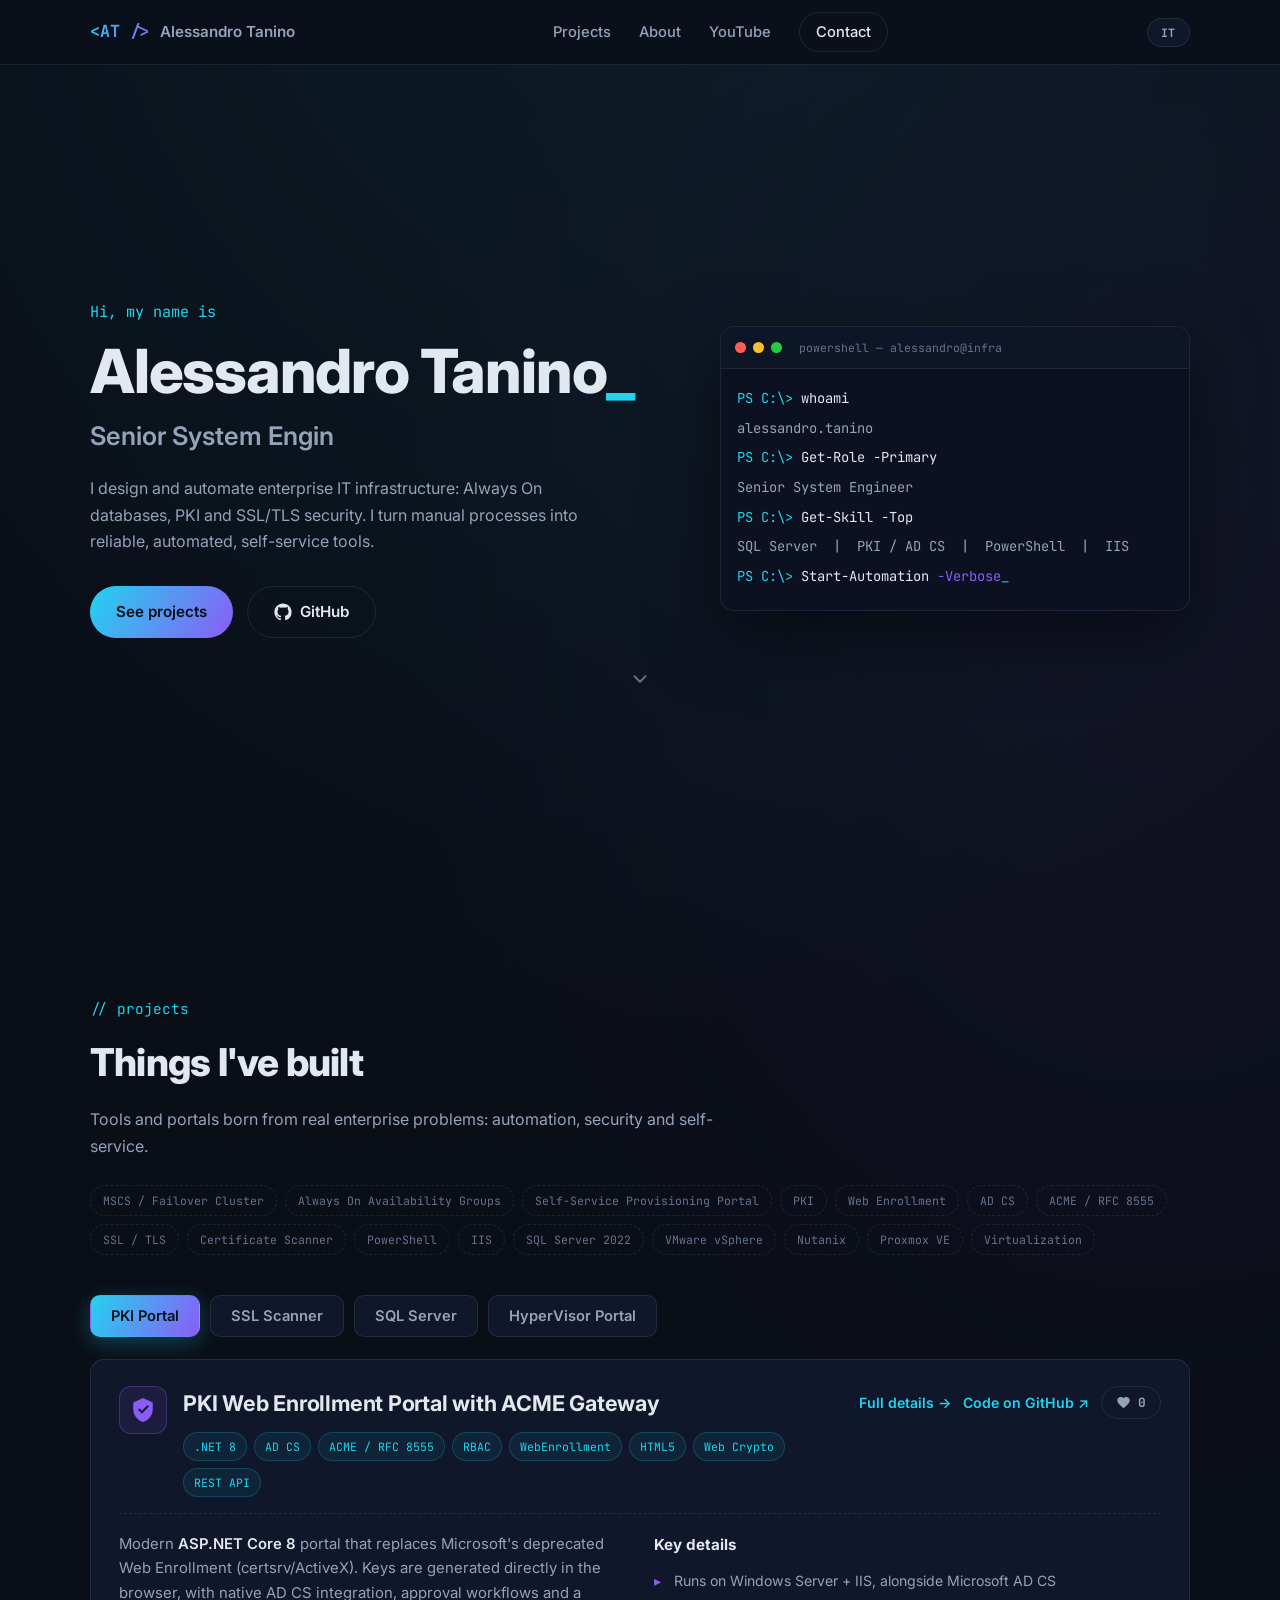
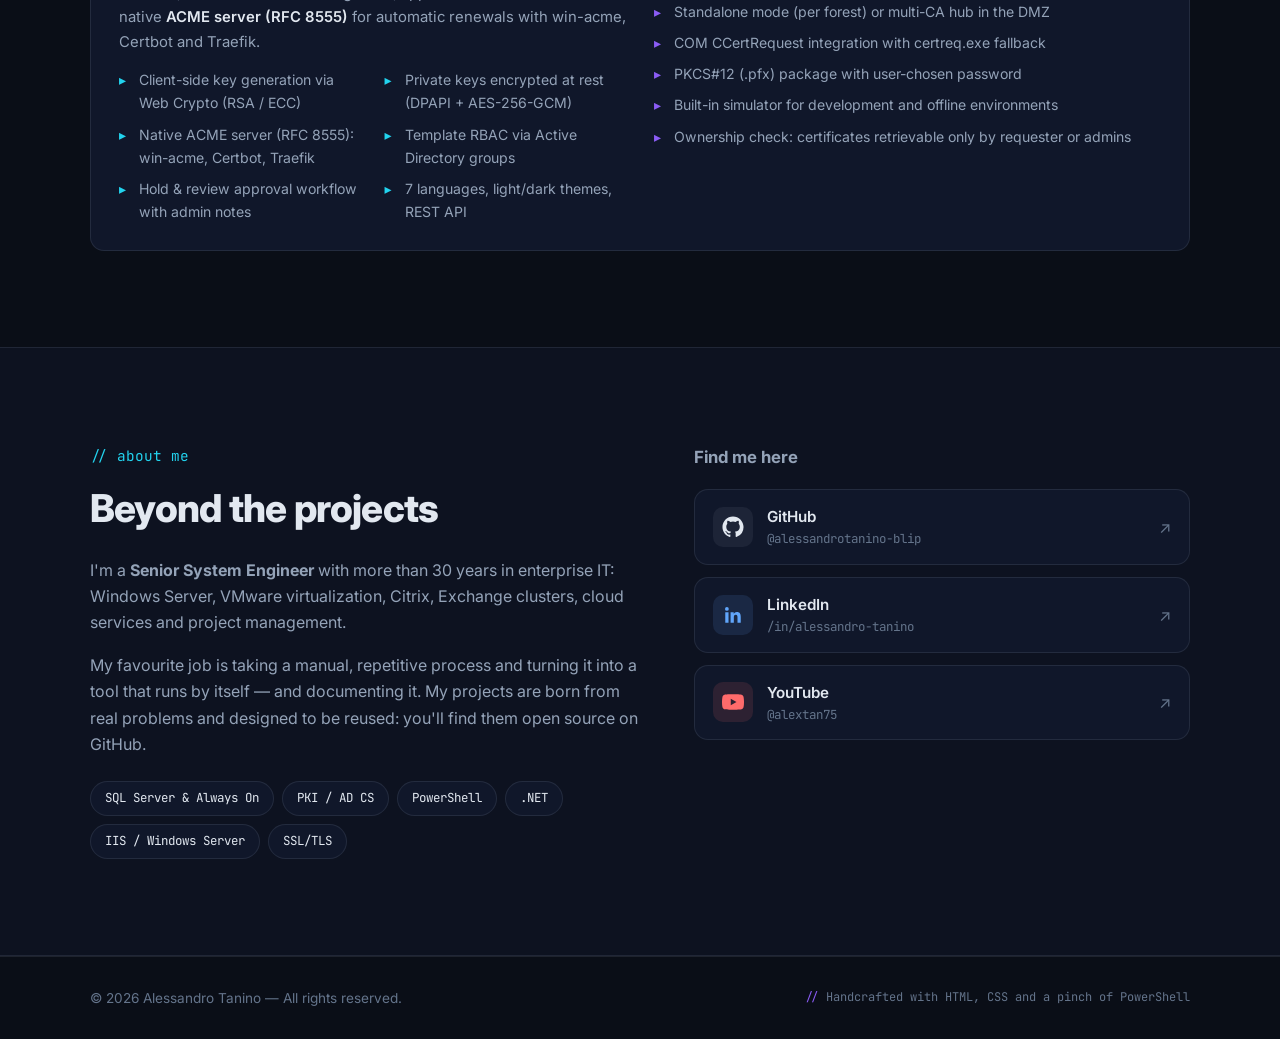
<file: index.html>
<!DOCTYPE html>
<html lang="en">
<head>
  <meta charset="UTF-8" />
  <meta name="viewport" content="width=device-width, initial-scale=1.0" />
  <title data-i18n="meta.title">Alessandro Tanino — IT Infrastructure Engineer | Self-Service Portals, SQL Server, PKI</title>
  <meta name="description" data-i18n="meta.desc" content="Personal site of Alessandro Tanino, Senior System Engineer. Self-service provisioning portals: SQL Server Availability Groups on MSCS / Windows Server Failover Cluster, PKI web enrollment with AD CS and native ACME (RFC 8555), SSL/TLS certificate scanner, multi-hypervisor reporting portal. PowerShell, IIS, automation." />
  <meta name="keywords" content="MSCS, Failover Cluster, SQL Server Availability Groups, self-service provisioning portal, PKI, web enrollment, AD CS, ACME, SSL/TLS certificate scanner, PowerShell, IIS, VMware, Nutanix, Proxmox" />
  <link rel="canonical" href="https://alessandrotanino-blip.github.io/" />
  <meta property="og:type" content="website" />
  <meta property="og:site_name" content="Alessandro Tanino" />
  <meta property="og:title" content="Alessandro Tanino — IT Infrastructure Engineer" />
  <meta property="og:description" content="Self-service portals, SQL Server Always On, PKI web enrollment, SSL/TLS scanner, multi-hypervisor reporting." />
  <meta property="og:url" content="https://alessandrotanino-blip.github.io/" />
  <meta property="og:image" content="assets/og-image.png" />
  <meta name="twitter:card" content="summary" />
  <script type="application/ld+json">
  {
    "@context": "https://schema.org",
    "@graph": [
      {
        "@type": "Person",
        "name": "Alessandro Tanino",
        "jobTitle": "Senior System Engineer",
        "url": "https://alessandrotanino-blip.github.io/",
        "sameAs": [
          "https://github.com/alessandrotanino-blip",
          "https://www.linkedin.com/in/alessandro-tanino",
          "https://youtube.com/@alextan75"
        ]
      },
      {
        "@type": "WebSite",
        "name": "Alessandro Tanino",
        "url": "https://alessandrotanino-blip.github.io/"
      },
      {
        "@type": "ItemList",
        "name": "IT Projects",
        "itemListElement": [
          { "@type": "SoftwareApplication", "name": "PKI Web Enrollment Portal with ACME Gateway", "url": "https://alessandrotanino-blip.github.io/projects/pki-web-enrollment-portal.html", "sameAs": ["https://github.com/alessandrotanino-blip/PKIWebPortal"] },
          { "@type": "SoftwareApplication", "name": "SSL/TLS Certificate Scanner", "url": "https://alessandrotanino-blip.github.io/projects/ssl-tls-certificate-scanner.html", "sameAs": ["https://github.com/alessandrotanino-blip/CertificateScanner"] },
          { "@type": "SoftwareApplication", "name": "SQL Server Provisioning Portal", "url": "https://alessandrotanino-blip.github.io/projects/sql-server-provisioning-portal.html" },
          { "@type": "SoftwareApplication", "name": "HyperVisor Portal", "url": "https://alessandrotanino-blip.github.io/projects/hypervisor-portal.html" }
        ]
      }
    ]
  }
  </script>
  <link rel="icon" href="data:image/svg+xml,%3Csvg xmlns='http://www.w3.org/2000/svg' viewBox='0 0 64 64'%3E%3Crect width='64' height='64' rx='12' fill='%230a0e17'/%3E%3Cpath d='M20 18v28M20 18h14a10 10 0 0 1 0 20H20' stroke='%2322d3ee' stroke-width='6' fill='none' stroke-linecap='round' stroke-linejoin='round'/%3E%3Ccircle cx='46' cy='46' r='5' fill='%238b5cf6'/%3E%3C/svg%3E" />
  <link rel="preconnect" href="https://fonts.googleapis.com" />
  <link rel="preconnect" href="https://fonts.gstatic.com" crossorigin />
  <link href="https://fonts.googleapis.com/css2?family=Inter:wght@400;500;600;700;800&family=JetBrains+Mono:wght@400;500;700&display=swap" rel="stylesheet" />
  <link rel="stylesheet" href="assets/css/styles.css" />
</head>
<body>
  <!-- ============ NAV ============ -->
  <header class="nav" id="top">
    <div class="container nav-inner">
      <a href="#top" class="brand">
        <span class="brand-mark">&lt;AT /&gt;</span>
        <span class="brand-name">Alessandro&nbsp;Tanino</span>
      </a>
      <nav class="nav-links" id="navLinks" aria-label="Main navigation">
        <a href="#progetti" data-i18n="nav.projects">Projects</a>
        <a href="#chi-sono" data-i18n="nav.about">About</a>
        <a href="#youtube">YouTube</a>
        <a href="#contatti" class="nav-cta" data-i18n="nav.contact">Contact</a>
      </nav>
      <div class="nav-right">
        <button id="langToggle" class="lang-toggle" aria-label="Switch language" title="Cambia lingua / Switch language">—</button>
        <button class="nav-toggle" id="navToggle" aria-label="Open menu" aria-expanded="false">
          <span></span><span></span><span></span>
        </button>
      </div>
    </div>
  </header>

  <main>
    <!-- ============ HERO ============ -->
    <section class="hero">
      <div class="container hero-inner">
        <div class="hero-text">
          <p class="hero-greeting" data-i18n="hero.hello">Hi, my name is</p>
          <h1 class="hero-title">Alessandro Tanino<span class="cursor">_</span></h1>
          <p class="hero-subtitle">
            <span id="typed" aria-live="polite"></span>
          </p>
          <p class="hero-desc" data-i18n-html="hero.desc">
            I design and automate enterprise IT infrastructure: Always On
            databases, PKI and SSL/TLS security. I turn manual processes into
            reliable, automated, self-service tools.
          </p>
          <div class="hero-actions">
            <a href="#progetti" class="btn btn-primary" data-i18n="hero.projectsBtn">See projects</a>
            <a href="https://github.com/alessandrotanino-blip" target="_blank" rel="noopener" class="btn btn-ghost">
              <svg viewBox="0 0 24 24" width="18" height="18" aria-hidden="true"><path fill="currentColor" d="M12 .5C5.65.5.5 5.65.5 12c0 5.08 3.29 9.39 7.86 10.91.58.11.79-.25.79-.55 0-.27-.01-1.17-.02-2.12-3.2.7-3.87-1.36-3.87-1.36-.52-1.33-1.28-1.68-1.28-1.68-1.04-.71.08-.7.08-.7 1.15.08 1.76 1.19 1.76 1.19 1.03 1.76 2.7 1.25 3.36.96.1-.75.4-1.25.72-1.54-2.55-.29-5.24-1.28-5.24-5.69 0-1.26.45-2.28 1.19-3.09-.12-.29-.52-1.46.11-3.05 0 0 .97-.31 3.18 1.18a11.1 11.1 0 0 1 5.79 0c2.2-1.49 3.17-1.18 3.17-1.18.63 1.59.23 2.76.11 3.05.74.81 1.19 1.83 1.19 3.09 0 4.42-2.69 5.39-5.25 5.68.41.35.77 1.05.77 2.12 0 1.53-.01 2.76-.01 3.14 0 .3.2.66.8.55A11.51 11.51 0 0 0 23.5 12C23.5 5.65 18.35.5 12 .5Z"/></svg>
              GitHub
            </a>
          </div>
        </div>
        <div class="terminal reveal" role="img" aria-label="Decorative terminal window">
          <div class="terminal-bar">
            <span class="dot red"></span><span class="dot yellow"></span><span class="dot green"></span>
            <span class="terminal-title">powershell — alessandro@infra</span>
          </div>
          <div class="terminal-body">
            <p><span class="ps">PS C:\&gt;</span> whoami</p>
            <p class="out">alessandro.tanino</p>
            <p><span class="ps">PS C:\&gt;</span> Get-Role -Primary</p>
            <p class="out">Senior System Engineer</p>
            <p><span class="ps">PS C:\&gt;</span> Get-Skill -Top</p>
            <p class="out">SQL Server &nbsp;|&nbsp; PKI / AD CS &nbsp;|&nbsp; PowerShell &nbsp;|&nbsp; IIS</p>
            <p><span class="ps">PS C:\&gt;</span> Start-Automation <span class="flag">-Verbose</span><span class="cursor">_</span></p>
          </div>
        </div>
      </div>
      <a href="#progetti" class="scroll-hint" aria-label="Scroll to projects">
        <svg viewBox="0 0 24 24" width="22" height="22" aria-hidden="true"><path fill="none" stroke="currentColor" stroke-width="2" stroke-linecap="round" stroke-linejoin="round" d="M6 9l6 6 6-6"/></svg>
      </a>
    </section>

    <!-- ============ PROJECTS ============ -->
    <section class="section" id="progetti">
      <div class="container">
        <div class="section-head reveal">
          <p class="section-tag" data-i18n="sec.projects.tag">// projects</p>
          <h2 class="section-title" data-i18n="sec.projects.title">Things I've built</h2>
          <p class="section-sub" data-i18n="sec.projects.sub">
            Tools and portals born from real enterprise problems:
            automation, security and self-service.
          </p>
        </div>
        <div class="topics reveal" aria-label="Topics">
          <span class="topic">MSCS / Failover Cluster</span>
          <span class="topic">Always On Availability Groups</span>
          <span class="topic">Self-Service Provisioning Portal</span>
          <span class="topic">PKI</span>
          <span class="topic">Web Enrollment</span>
          <span class="topic">AD CS</span>
          <span class="topic">ACME / RFC 8555</span>
          <span class="topic">SSL / TLS</span>
          <span class="topic">Certificate Scanner</span>
          <span class="topic">PowerShell</span>
          <span class="topic">IIS</span>
          <span class="topic">SQL Server 2022</span>
          <span class="topic">VMware vSphere</span>
          <span class="topic">Nutanix</span>
          <span class="topic">Proxmox VE</span>
          <span class="topic">Virtualization</span>
        </div>

        <div class="project-tabs" role="tablist" aria-label="Projects">
          <button class="project-tab" id="tab-pki" data-tab="pki" role="tab" aria-selected="true" aria-controls="panel-pki">PKI Portal</button>
          <button class="project-tab" id="tab-ssl" data-tab="ssl" role="tab" aria-selected="false" aria-controls="panel-ssl">SSL Scanner</button>
          <button class="project-tab" id="tab-sql" data-tab="sql" role="tab" aria-selected="false" aria-controls="panel-sql">SQL Server</button>
          <button class="project-tab" id="tab-hyp" data-tab="hyp" role="tab" aria-selected="false" aria-controls="panel-hyp">HyperVisor Portal</button>
        </div>
        <div class="project-panels">
          <!-- SQL Server Provisioning Portal -->
          <article class="project-panel" id="panel-sql" role="tabpanel" aria-labelledby="tab-sql" hidden>
            <div class="project-head">
              <div class="card-icon" aria-hidden="true">
                <svg viewBox="0 0 24 24" width="26" height="26"><path fill="currentColor" d="M12 2C7.58 2 4 3.79 4 6v12c0 2.21 3.58 4 8 4s8-1.79 8-4V6c0-2.21-3.58-4-8-4Zm0 2c3.87 0 6 1.5 6 2s-2.13 2-6 2-6-1.5-6-2 2.13-2 6-2Zm6 12c0 .5-2.13 2-6 2s-6-1.5-6-2v-3.1c1.25.75 3.42 1.1 6 1.1s4.75-.35 6-1.1Zm0-5c0 .5-2.13 2-6 2s-6-1.5-6-2V8c1.25.75 3.42 1.1 6 1.1S16.75 8.75 18 8Z"/></svg>
              </div>
              <div class="project-head-text">
                <h3 class="card-title">SQL Server Provisioning Portal</h3>
                <span class="badge-coming" data-i18n="proj.sql.badge">COMING SOON</span>
                <div class="card-tags">
                  <span class="tag">SQL Server 2022</span>
                  <span class="tag">Always On / CAG</span>
                  <span class="tag">IIS</span>
                  <span class="tag">PowerShell</span>
                  <span class="tag">Active Directory</span>
                </div>
              </div>
              <div class="project-actions">
                <a class="card-link" href="projects/sql-server-provisioning-portal.html">
                  <span data-i18n="read.more">Full details</span> <span aria-hidden="true">→</span>
                </a>
                <button class="like-btn" data-project="sql" aria-label="Like this project" aria-pressed="false">
                  <svg viewBox="0 0 24 24" aria-hidden="true"><path fill="currentColor" d="M12 21.35l-1.45-1.32C5.4 15.36 2 12.28 2 8.5 2 5.42 4.42 3 7.5 3c1.74 0 3.41.81 4.5 2.09C13.09 3.81 14.76 3 16.5 3 19.58 3 22 5.42 22 8.5c0 3.78-3.4 6.86-8.55 11.54L12 21.35z"/></svg>
                  <span class="like-count">0</span>
                </button>
              </div>
            </div>
            <div class="project-body">
              <div class="project-col">
                <p class="card-desc" data-i18n-html="proj.sql.desc">
                  Enterprise self-service portal and orchestration engine for
                  automatic database provisioning on
                  <strong>SQL Server 2022 Contained Availability Groups</strong>
                  over a Windows Server Failover Cluster (MSCS) environment.
                  Users submit requests through a web portal on IIS, DBAs
                  approve them with Windows SSO and a PowerShell engine runs
                  the whole workflow end-to-end — creation/restore, backup, AG
                  join and security — with zero manual work.
                </p>
                <ul class="card-features">
                  <li data-i18n="proj.sql.f1">Self-service requests: new database or restore from .bak</li>
                  <li data-i18n="proj.sql.f2">DBA approval dashboard with Windows SSO and AD group check</li>
                  <li data-i18n="proj.sql.f3">Unattended PowerShell engine: create/restore, backup, AG join</li>
                  <li data-i18n="proj.sql.f4">Contained AG security: credentials replicated on every node</li>
                  <li data-i18n="proj.sql.f5">Auto-deploy script for Windows Server 2022/2025 + IIS</li>
                </ul>
              </div>
              <div class="project-col">
                <h4 class="details-title" data-i18n="proj.details.title">Key details</h4>
                <ul class="card-details">
                  <li data-i18n="proj.sql.d1">Targets: SQL Server 2022 Enterprise, Windows Server 2022/2025, IIS 10+</li>
                  <li data-i18n="proj.sql.d2">Full recovery model + full and log backups to a network share</li>
                  <li data-i18n="proj.sql.d3">Automatic replica synchronisation on the secondary node</li>
                  <li data-i18n="proj.sql.d4">CAG: SQL logins and Windows accounts created in the AG catalog</li>
                  <li data-i18n="proj.sql.d5">Email notification to the requester with connection parameters</li>
                  <li data-i18n="proj.sql.d6">Real-time request status tracking in the DBA dashboard</li>
                </ul>
              </div>
            </div>
          </article>

          <!-- PKI Web Enrollment Portal with ACME Gateway -->
          <article class="project-panel" id="panel-pki" role="tabpanel" aria-labelledby="tab-pki">
            <div class="project-head">
              <div class="card-icon icon-violet" aria-hidden="true">
                <svg viewBox="0 0 24 24" width="26" height="26"><path fill="currentColor" d="M12 1 3 5v6c0 5.55 3.84 10.74 9 12 5.16-1.26 9-6.45 9-12V5l-9-4Zm-1.05 14.4-3.55-3.55 1.41-1.41 2.14 2.14 5.14-5.14 1.41 1.41-6.55 6.55Z"/></svg>
              </div>
              <div class="project-head-text">
                <h3 class="card-title">PKI Web Enrollment Portal with ACME Gateway</h3>
                <div class="card-tags">
                  <span class="tag">.NET 8</span>
                  <span class="tag">AD CS</span>
                  <span class="tag">ACME / RFC 8555</span>
                  <span class="tag">RBAC</span>
                  <span class="tag">WebEnrollment</span>
                  <span class="tag">HTML5</span>
                  <span class="tag">Web Crypto</span>
                  <span class="tag">REST API</span>
                </div>
              </div>
              <div class="project-actions">
                <a class="card-link" href="projects/pki-web-enrollment-portal.html">
                  <span data-i18n="read.more">Full details</span> <span aria-hidden="true">→</span>
                </a>
                <a class="card-link" href="https://github.com/alessandrotanino-blip/PKIWebPortal" target="_blank" rel="noopener">
                  <span data-i18n="proj.githubLink">Code on GitHub</span> <span aria-hidden="true">↗</span>
                </a>
                <button class="like-btn" data-project="pki" aria-label="Like this project" aria-pressed="false">
                  <svg viewBox="0 0 24 24" aria-hidden="true"><path fill="currentColor" d="M12 21.35l-1.45-1.32C5.4 15.36 2 12.28 2 8.5 2 5.42 4.42 3 7.5 3c1.74 0 3.41.81 4.5 2.09C13.09 3.81 14.76 3 16.5 3 19.58 3 22 5.42 22 8.5c0 3.78-3.4 6.86-8.55 11.54L12 21.35z"/></svg>
                  <span class="like-count">0</span>
                </button>
              </div>
            </div>
            <div class="project-body">
              <div class="project-col">
                <p class="card-desc" data-i18n-html="proj.pki.desc">
                  Modern <strong>ASP.NET Core 8</strong> portal that replaces
                  Microsoft's deprecated Web Enrollment (certsrv/ActiveX).
                  Keys are generated directly in the browser, with native AD CS
                  integration, approval workflows and a native
                  <strong>ACME server (RFC 8555)</strong> for automatic renewals
                  with win-acme, Certbot and Traefik.
                </p>
                <ul class="card-features">
                  <li data-i18n="proj.pki.f1">Client-side key generation via Web Crypto (RSA / ECC)</li>
                  <li data-i18n="proj.pki.f2">Private keys encrypted at rest (DPAPI + AES-256-GCM)</li>
                  <li data-i18n="proj.pki.f3">Native ACME server (RFC 8555): win-acme, Certbot, Traefik</li>
                  <li data-i18n="proj.pki.f4">Template RBAC via Active Directory groups</li>
                  <li data-i18n="proj.pki.f5">Hold &amp; review approval workflow with admin notes</li>
                  <li data-i18n="proj.pki.f6">7 languages, light/dark themes, REST API</li>
                </ul>
              </div>
              <div class="project-col">
                <h4 class="details-title" data-i18n="proj.details.title">Key details</h4>
                <ul class="card-details">
                  <li data-i18n="proj.pki.d1">Runs on Windows Server + IIS, alongside Microsoft AD CS</li>
                  <li data-i18n="proj.pki.d2">Standalone mode (per forest) or multi-CA hub in the DMZ</li>
                  <li data-i18n="proj.pki.d3">COM CCertRequest integration with certreq.exe fallback</li>
                  <li data-i18n="proj.pki.d4">PKCS#12 (.pfx) package with user-chosen password</li>
                  <li data-i18n="proj.pki.d5">Built-in simulator for development and offline environments</li>
                  <li data-i18n="proj.pki.d6">Ownership check: certificates retrievable only by requester or admins</li>
                </ul>
              </div>
            </div>
          </article>

          <!-- SSL Scanner -->
          <article class="project-panel" id="panel-ssl" role="tabpanel" aria-labelledby="tab-ssl" hidden>
            <div class="project-head">
              <div class="card-icon icon-green" aria-hidden="true">
                <svg viewBox="0 0 24 24" width="26" height="26"><path fill="currentColor" d="M15.5 14h-.79l-.28-.27a6.5 6.5 0 1 0-.7.7l.27.28v.79l5 4.99L20.49 19l-4.99-5Zm-6 0A4.5 4.5 0 1 1 14 9.5 4.5 4.5 0 0 1 9.5 14Z"/></svg>
              </div>
              <div class="project-head-text">
                <h3 class="card-title">SSL/TLS Certificate Scanner</h3>
                <div class="card-tags">
                  <span class="tag">PowerShell</span>
                  <span class="tag">SSL / TLS</span>
                  <span class="tag">LDAPS</span>
                  <span class="tag">Network Audit</span>
                </div>
              </div>
              <div class="project-actions">
                <a class="card-link" href="projects/ssl-tls-certificate-scanner.html">
                  <span data-i18n="read.more">Full details</span> <span aria-hidden="true">→</span>
                </a>
                <a class="card-link" href="https://github.com/alessandrotanino-blip/CertificateScanner" target="_blank" rel="noopener">
                  <span data-i18n="proj.githubLink">Code on GitHub</span> <span aria-hidden="true">↗</span>
                </a>
                <button class="like-btn" data-project="ssl" aria-label="Like this project" aria-pressed="false">
                  <svg viewBox="0 0 24 24" aria-hidden="true"><path fill="currentColor" d="M12 21.35l-1.45-1.32C5.4 15.36 2 12.28 2 8.5 2 5.42 4.42 3 7.5 3c1.74 0 3.41.81 4.5 2.09C13.09 3.81 14.76 3 16.5 3 19.58 3 22 5.42 22 8.5c0 3.78-3.4 6.86-8.55 11.54L12 21.35z"/></svg>
                  <span class="like-count">0</span>
                </button>
              </div>
            </div>
            <div class="project-body">
              <div class="project-col">
                <p class="card-desc" data-i18n-html="proj.ssl.desc">
                  <strong>PowerShell</strong> scanner for SSL/TLS certificate
                  auditing across single hosts, file-based lists, or entire CIDR
                  network ranges. Multi-threaded scanning with HTTPS and LDAPS
                  support, OS fingerprinting, reverse DNS, expiration filtering
                  and automated reports.
                </p>
                <ul class="card-features">
                  <li data-i18n="proj.ssl.f1">Single site, bulk file and CIDR network range scans</li>
                  <li data-i18n="proj.ssl.f2">HTTPS and LDAPS protocol support</li>
                  <li data-i18n="proj.ssl.f3">OS fingerprinting and reverse DNS lookup</li>
                  <li data-i18n="proj.ssl.f4">Expiration filtering for at-risk certificates</li>
                  <li data-i18n="proj.ssl.f5">Multithreaded parallel processing</li>
                  <li data-i18n="proj.ssl.f6">CSV export and automated email reports</li>
                </ul>
              </div>
              <div class="project-col">
                <h4 class="details-title" data-i18n="proj.details.title">Key details</h4>
                <ul class="card-details">
                  <li data-i18n="proj.ssl.d1">Windows PowerShell 5.1 or PowerShell 7+</li>
                  <li data-i18n="proj.ssl.d2">Custom ports and legacy SSL protocol versions</li>
                  <li data-i18n="proj.ssl.d3">Per-scan tuning: thread count and timeouts</li>
                  <li data-i18n="proj.ssl.d4">Built-in -Help and -Examples documentation</li>
                  <li data-i18n="proj.ssl.d5">Append mode for incremental CSV exports</li>
                  <li data-i18n="proj.ssl.d6">Custom DNS servers for reverse lookups</li>
                </ul>
              </div>
            </div>
          </article>

          <!-- HyperVisor Portal -->
          <article class="project-panel" id="panel-hyp" role="tabpanel" aria-labelledby="tab-hyp" hidden>
            <div class="project-head">
              <div class="card-icon" aria-hidden="true">
                <svg viewBox="0 0 24 24" width="26" height="26"><path fill="currentColor" d="M4 4h7v7H4V4Zm9 0h7v7h-7V4ZM4 13h7v7H4v-7Zm9 0h7v7h-7v-7Z"/></svg>
              </div>
              <div class="project-head-text">
                <h3 class="card-title">HyperVisor Portal</h3>
                <div class="card-tags">
                  <span class="tag">PowerShell</span>
                  <span class="tag">VMware vSphere</span>
                  <span class="tag">Nutanix</span>
                  <span class="tag">Proxmox VE</span>
                  <span class="tag">IIS</span>
                  <span class="tag">SQL Server</span>
                </div>
              </div>
              <div class="project-actions">
                <a class="card-link" href="projects/hypervisor-portal.html">
                  <span data-i18n="read.more">Full details</span> <span aria-hidden="true">→</span>
                </a>
                <button class="like-btn" data-project="hypervisor" aria-label="Like this project" aria-pressed="false">
                  <svg viewBox="0 0 24 24" aria-hidden="true"><path fill="currentColor" d="M12 21.35l-1.45-1.32C5.4 15.36 2 12.28 2 8.5 2 5.42 4.42 3 7.5 3c1.74 0 3.41.81 4.5 2.09C13.09 3.81 14.76 3 16.5 3 19.58 3 22 5.42 22 8.5c0 3.78-3.4 6.86-8.55 11.54L12 21.35z"/></svg>
                  <span class="like-count">0</span>
                </button>
              </div>
            </div>
            <div class="project-body">
              <div class="project-col">
                <p class="card-desc" data-i18n-html="proj.hyp.desc">
                  Enterprise <strong>multi-hypervisor inventory &amp; reporting
                  platform</strong> for VMware vSphere, Nutanix AHV and Proxmox
                  VE. PowerShell agents periodically collect compute, memory,
                  disk, network and backup metadata, publishing interactive
                  HTML5 dashboards on IIS with full SQL Server history tracking.
                </p>
                <ul class="card-features">
                  <li data-i18n="proj.hyp.f1">Unified inventory across vSphere, Nutanix AHV and Proxmox VE</li>
                  <li data-i18n="proj.hyp.f2">Project / cost center tracking via tags and categories</li>
                  <li data-i18n="proj.hyp.f3">SQL Server history tracking with removed-VM search</li>
                  <li data-i18n="proj.hyp.f4">Zombie VM, snapshot sprawl and backup compliance reports</li>
                  <li data-i18n="proj.hyp.f5">Resource diff reports between any two dates</li>
                  <li data-i18n="proj.hyp.f6">Automated IIS publishing with 7-Zip historical archival</li>
                </ul>
              </div>
              <div class="project-col">
                <h4 class="details-title" data-i18n="proj.details.title">Key details</h4>
                <ul class="card-details">
                  <li data-i18n="proj.hyp.d1">PowerShell 5.1/7.x, PowerCLI 12+ and Prism Central v3 REST</li>
                  <li data-i18n="proj.hyp.d2">IIS 10+ hosting with Production and Development environments</li>
                  <li data-i18n="proj.hyp.d3">High-reliability LastSeenOn engine, no vCenter log dependency</li>
                  <li data-i18n="proj.hyp.d4">4-tier backup evaluation with custom retention thresholds</li>
                  <li data-i18n="proj.hyp.d5">Live search, fast filters, column toggles and sorting in every view</li>
                  <li data-i18n="proj.hyp.d6">Executive weekly, monthly and quarterly capacity dashboards</li>
                </ul>
              </div>
            </div>
          </article>
        </div>
      </div>
    </section>

    <!-- ============ ABOUT / PERSONAL AREA ============ -->
    <section class="section section-alt" id="chi-sono">
      <div class="container">
        <div class="about-grid">
          <div class="reveal">
            <p class="section-tag" data-i18n="sec.about.tag">// about me</p>
            <h2 class="section-title" data-i18n="sec.about.title">Beyond the projects</h2>
            <p class="about-text" data-i18n-html="about.p1">
              I'm a <strong>Senior System Engineer</strong> with more than
              30 years in enterprise IT: Windows Server, VMware
              virtualization, Citrix, Exchange clusters, cloud services and
              project management.
            </p>
            <p class="about-text" data-i18n-html="about.p2">
              My favourite job is taking a manual, repetitive process and
              turning it into a tool that runs by itself — and documenting
              it. My projects are born from real problems and designed to be
              reused: you'll find them open source on GitHub.
            </p>
            <ul class="about-skills">
              <li>SQL Server &amp; Always On</li>
              <li>PKI / AD CS</li>
              <li>PowerShell</li>
              <li>.NET</li>
              <li>IIS / Windows Server</li>
              <li>SSL/TLS</li>
            </ul>
          </div>
          <div class="socials reveal" id="contatti">
            <h3 class="socials-title" data-i18n="about.socialTitle">Find me here</h3>
            <ul class="social-list">
              <li>
                <a class="social" href="https://github.com/alessandrotanino-blip" target="_blank" rel="noopener">
                  <span class="social-icon" aria-hidden="true">
                    <svg viewBox="0 0 24 24" width="22" height="22"><path fill="currentColor" d="M12 .5C5.65.5.5 5.65.5 12c0 5.08 3.29 9.39 7.86 10.91.58.11.79-.25.79-.55 0-.27-.01-1.17-.02-2.12-3.2.7-3.87-1.36-3.87-1.36-.52-1.33-1.28-1.68-1.28-1.68-1.04-.71.08-.7.08-.7 1.15.08 1.76 1.19 1.76 1.19 1.03 1.76 2.7 1.25 3.36.96.1-.75.4-1.25.72-1.54-2.55-.29-5.24-1.28-5.24-5.69 0-1.26.45-2.28 1.19-3.09-.12-.29-.52-1.46.11-3.05 0 0 .97-.31 3.18 1.18a11.1 11.1 0 0 1 5.79 0c2.2-1.49 3.17-1.18 3.17-1.18.63 1.59.23 2.76.11 3.05.74.81 1.19 1.83 1.19 3.09 0 4.42-2.69 5.39-5.25 5.68.41.35.77 1.05.77 2.12 0 1.53-.01 2.76-.01 3.14 0 .3.2.66.8.55A11.51 11.51 0 0 0 23.5 12C23.5 5.65 18.35.5 12 .5Z"/></svg>
                  </span>
                  <span class="social-body">
                    <span class="social-name">GitHub</span>
                    <span class="social-handle">@alessandrotanino-blip</span>
                  </span>
                  <span class="social-arrow" aria-hidden="true">↗</span>
                </a>
              </li>
              <li>
                <a class="social" href="https://www.linkedin.com/in/alessandro-tanino" target="_blank" rel="noopener">
                  <span class="social-icon icon-blue" aria-hidden="true">
                    <svg viewBox="0 0 24 24" width="22" height="22"><path fill="currentColor" d="M20.45 20.45h-3.55v-5.57c0-1.33-.03-3.04-1.85-3.04-1.86 0-2.14 1.45-2.14 2.94v5.67H9.35V9h3.41v1.56h.05a3.74 3.74 0 0 1 3.37-1.85c3.6 0 4.27 2.37 4.27 5.46ZM5.34 7.43a2.06 2.06 0 1 1 0-4.13 2.06 2.06 0 0 1 0 4.13ZM7.12 20.45H3.56V9h3.56Z"/></svg>
                  </span>
                  <span class="social-body">
                    <span class="social-name">LinkedIn</span>
                    <span class="social-handle">/in/alessandro-tanino</span>
                  </span>
                  <span class="social-arrow" aria-hidden="true">↗</span>
                </a>
              </li>
              <li>
                <a class="social" id="youtube" href="https://youtube.com/@alextan75" target="_blank" rel="noopener">
                  <span class="social-icon icon-red" aria-hidden="true">
                    <svg viewBox="0 0 24 24" width="22" height="22"><path fill="currentColor" d="M23.5 6.19a3.02 3.02 0 0 0-2.12-2.14C19.5 3.55 12 3.55 12 3.55s-7.5 0-9.38.5A3.02 3.02 0 0 0 .5 6.19 31.6 31.6 0 0 0 0 12a31.6 31.6 0 0 0 .5 5.81 3.02 3.02 0 0 0 2.12 2.14c1.88.5 9.38.5 9.38.5s7.5 0 9.38-.5a3.02 3.02 0 0 0 2.12-2.14A31.6 31.6 0 0 0 24 12a31.6 31.6 0 0 0-.5-5.81ZM9.55 15.57V8.43L15.82 12Z"/></svg>
                  </span>
                  <span class="social-body">
                    <span class="social-name">YouTube</span>
                    <span class="social-handle">@alextan75</span>
                  </span>
                  <span class="social-arrow" aria-hidden="true">↗</span>
                </a>
              </li>
            </ul>
          </div>
        </div>
      </div>
    </section>
  </main>

  <!-- ============ FOOTER ============ -->
  <footer class="footer">
    <div class="container footer-inner">
      <p>© <span id="year"></span> Alessandro Tanino — <span data-i18n="footer.rights">All rights reserved.</span></p>
      <p class="footer-mono">
        <span class="mono-comment">//</span> <span data-i18n="footer.mono">Handcrafted with HTML, CSS and a pinch of PowerShell</span>
      </p>
    </div>
  </footer>

  <script src="assets/js/main.js"></script>
</body>
</html>
</file>
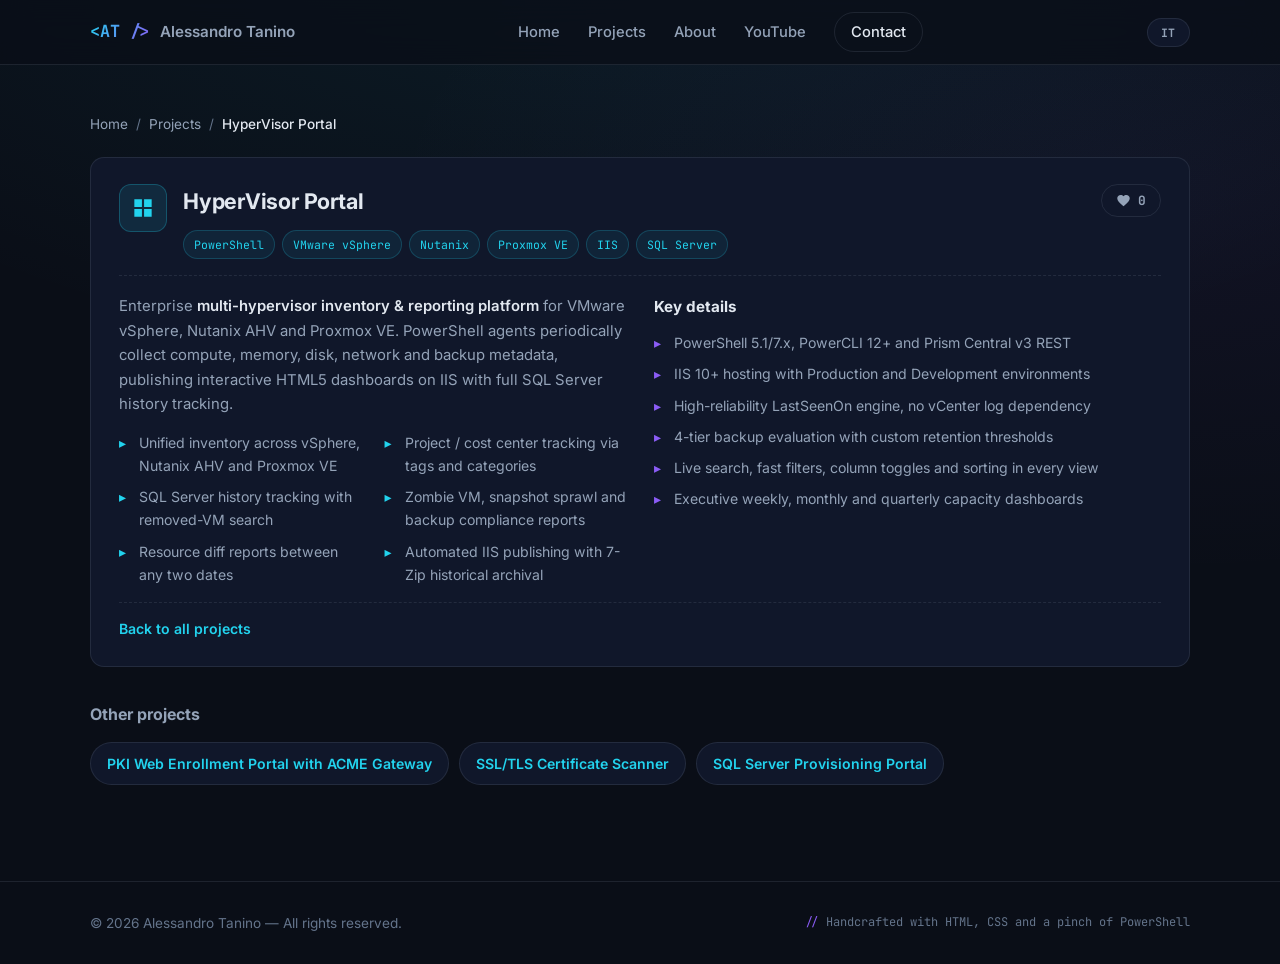
<file: projects/hypervisor-portal.html>
<!DOCTYPE html>
<html lang="en">
<head>
  <meta charset="UTF-8" />
  <meta name="viewport" content="width=device-width, initial-scale=1.0" />
  <title data-i18n="page.hyp.title">HyperVisor Portal — Multi-Hypervisor Inventory & Reporting (vSphere, Nutanix, Proxmox) | Alessandro Tanino</title>
  <meta name="description" data-i18n="page.hyp.desc" content="Enterprise multi-hypervisor inventory and reporting platform for VMware vSphere, Nutanix AHV and Proxmox VE: unified dashboards on IIS, project / cost center tracking, SQL Server history, zombie VM, snapshot sprawl and backup compliance reports." />
  <meta name="keywords" content="multi-hypervisor, vSphere, VMware, Nutanix, AHV, Proxmox VE, VM inventory, reporting portal, PowerCLI, Prism Central, zombie VM, backup compliance, cost center" />
  <link rel="canonical" href="https://alessandrotanino-blip.github.io/projects/hypervisor-portal.html" />
  <meta property="og:type" content="article" />
  <meta property="og:site_name" content="Alessandro Tanino" />
  <meta property="og:title" content="HyperVisor Portal — Multi-Hypervisor Inventory & Reporting" />
  <meta property="og:description" content="Unified inventory and reporting across VMware vSphere, Nutanix AHV and Proxmox VE: dashboards on IIS, SQL Server history, zombie VM and backup compliance reports." />
  <meta property="og:url" content="https://alessandrotanino-blip.github.io/projects/hypervisor-portal.html" />
  <meta property="og:image" content="../assets/og-image.png" />
  <link rel="icon" href="data:image/svg+xml,%3Csvg xmlns='http://www.w3.org/2000/svg' viewBox='0 0 64 64'%3E%3Crect width='64' height='64' rx='12' fill='%230a0e17'/%3E%3Cpath d='M20 18v28M20 18h14a10 10 0 0 1 0 20H20' stroke='%2322d3ee' stroke-width='6' fill='none' stroke-linecap='round' stroke-linejoin='round'/%3E%3Ccircle cx='46' cy='46' r='5' fill='%238b5cf6'/%3E%3C/svg%3E" />
  <link rel="preconnect" href="https://fonts.googleapis.com" />
  <link rel="preconnect" href="https://fonts.gstatic.com" crossorigin />
  <link href="https://fonts.googleapis.com/css2?family=Inter:wght@400;500;600;700;800&family=JetBrains+Mono:wght@400;500;700&display=swap" rel="stylesheet" />
  <link rel="stylesheet" href="../assets/css/styles.css" />
  <script type="application/ld+json">
  {
    "@context": "https://schema.org",
    "@type": "SoftwareApplication",
    "name": "HyperVisor Portal",
    "alternateName": "Multi-Hypervisor Inventory & Reporting Portal",
    "description": "Enterprise-grade automation, consolidation and reporting platform for hybrid virtualization environments running VMware vSphere, Nutanix AHV (Prism Central) and Proxmox VE. Periodically queries compute, memory, disk, network and backup metadata, compiles interactive HTML5 dashboards on Microsoft IIS, archives compressed datasets to network shares and tracks full VM history in SQL Server.",
    "applicationCategory": "BusinessApplication",
    "operatingSystem": "Windows Server 2016 - 2025",
    "url": "https://alessandrotanino-blip.github.io/projects/hypervisor-portal.html",
    "license": "https://opensource.org/licenses/MIT",
    "author": { "@type": "Person", "name": "Alessandro Tanino", "url": "https://github.com/alessandrotanino-blip" },
    "featureList": [
      "Unified inventory across vSphere, Nutanix AHV and Proxmox VE",
      "Project / cost center tracking via tags and categories",
      "SQL Server history tracking with removed-VM search",
      "Zombie VM, snapshot sprawl and backup compliance reports",
      "Resource diff reports between any two dates",
      "Automated IIS publishing with 7-Zip historical archival"
    ]
  }
  </script>
</head>
<body>
  <header class="nav">
    <div class="container nav-inner">
      <a href="../index.html" class="brand">
        <span class="brand-mark">&lt;AT /&gt;</span>
        <span class="brand-name">Alessandro&nbsp;Tanino</span>
      </a>
      <nav class="nav-links" id="navLinks" aria-label="Main navigation">
        <a href="../index.html" data-i18n="crumb.home">Home</a>
        <a href="../index.html#progetti" data-i18n="nav.projects">Projects</a>
        <a href="../index.html#chi-sono" data-i18n="nav.about">About</a>
        <a href="../index.html#youtube">YouTube</a>
        <a href="../index.html#contatti" class="nav-cta" data-i18n="nav.contact">Contact</a>
      </nav>
      <div class="nav-right">
        <button id="langToggle" class="lang-toggle" aria-label="Switch language" title="Cambia lingua / Switch language">—</button>
        <button class="nav-toggle" id="navToggle" aria-label="Open menu" aria-expanded="false">
          <span></span><span></span><span></span>
        </button>
      </div>
    </div>
  </header>

  <main>
    <section class="section" style="padding-top: 48px;">
      <div class="container">
        <nav class="breadcrumb" aria-label="Breadcrumb">
          <a href="../index.html" data-i18n="crumb.home">Home</a>
          <span aria-hidden="true">/</span>
          <a href="../index.html#progetti" data-i18n="crumb.projects">Projects</a>
          <span aria-hidden="true">/</span>
          <span class="crumb-current">HyperVisor Portal</span>
        </nav>

        <article class="project-panel active">
          <div class="project-head">
            <div class="card-icon" aria-hidden="true">
              <svg viewBox="0 0 24 24" width="26" height="26"><path fill="currentColor" d="M4 4h7v7H4V4Zm9 0h7v7h-7V4ZM4 13h7v7H4v-7Zm9 0h7v7h-7v-7Z"/></svg>
            </div>
            <div class="project-head-text">
              <h1 class="card-title">HyperVisor Portal</h1>
              <div class="card-tags">
                <span class="tag">PowerShell</span>
                <span class="tag">VMware vSphere</span>
                <span class="tag">Nutanix</span>
                <span class="tag">Proxmox VE</span>
                <span class="tag">IIS</span>
                <span class="tag">SQL Server</span>
              </div>
            </div>
            <div class="project-actions">
              <button class="like-btn" data-project="hypervisor" aria-label="Like this project" aria-pressed="false">
                <svg viewBox="0 0 24 24" aria-hidden="true"><path fill="currentColor" d="M12 21.35l-1.45-1.32C5.4 15.36 2 12.28 2 8.5 2 5.42 4.42 3 7.5 3c1.74 0 3.41.81 4.5 2.09C13.09 3.81 14.76 3 16.5 3 19.58 3 22 5.42 22 8.5c0 3.78-3.4 6.86-8.55 11.54L12 21.35z"/></svg>
                <span class="like-count">0</span>
              </button>
            </div>
          </div>
          <div class="project-body">
            <div class="project-col">
              <p class="card-desc" data-i18n-html="proj.hyp.desc">
                Enterprise <strong>multi-hypervisor inventory &amp; reporting
                platform</strong> for VMware vSphere, Nutanix AHV and Proxmox
                VE. PowerShell agents periodically collect compute, memory,
                disk, network and backup metadata, publishing interactive
                HTML5 dashboards on IIS with full SQL Server history tracking.
              </p>
              <ul class="card-features">
                <li data-i18n="proj.hyp.f1">Unified inventory across vSphere, Nutanix AHV and Proxmox VE</li>
                <li data-i18n="proj.hyp.f2">Project / cost center tracking via tags and categories</li>
                <li data-i18n="proj.hyp.f3">SQL Server history tracking with removed-VM search</li>
                <li data-i18n="proj.hyp.f4">Zombie VM, snapshot sprawl and backup compliance reports</li>
                <li data-i18n="proj.hyp.f5">Resource diff reports between any two dates</li>
                <li data-i18n="proj.hyp.f6">Automated IIS publishing with 7-Zip historical archival</li>
              </ul>
            </div>
            <div class="project-col">
              <h4 class="details-title" data-i18n="proj.details.title">Key details</h4>
              <ul class="card-details">
                <li data-i18n="proj.hyp.d1">PowerShell 5.1/7.x, PowerCLI 12+ and Prism Central v3 REST</li>
                <li data-i18n="proj.hyp.d2">IIS 10+ hosting with Production and Development environments</li>
                <li data-i18n="proj.hyp.d3">High-reliability LastSeenOn engine, no vCenter log dependency</li>
                <li data-i18n="proj.hyp.d4">4-tier backup evaluation with custom retention thresholds</li>
                <li data-i18n="proj.hyp.d5">Live search, fast filters, column toggles and sorting in every view</li>
                <li data-i18n="proj.hyp.d6">Executive weekly, monthly and quarterly capacity dashboards</li>
              </ul>
            </div>
          </div>
          <div class="card-foot">
            <a class="card-link" href="../index.html#progetti" data-i18n="crumb.back">Back to all projects</a>
          </div>
        </article>

        <div class="related">
          <h3 data-i18n="related.title">Other projects</h3>
          <div class="related-links">
            <a href="pki-web-enrollment-portal.html">PKI Web Enrollment Portal with ACME Gateway</a>
            <a href="ssl-tls-certificate-scanner.html">SSL/TLS Certificate Scanner</a>
            <a href="sql-server-provisioning-portal.html">SQL Server Provisioning Portal</a>
          </div>
        </div>
      </div>
    </section>
  </main>

  <footer class="footer">
    <div class="container footer-inner">
      <p>© <span id="year"></span> Alessandro Tanino — <span data-i18n="footer.rights">All rights reserved.</span></p>
      <p class="footer-mono">
        <span class="mono-comment">//</span> <span data-i18n="footer.mono">Handcrafted with HTML, CSS and a pinch of PowerShell</span>
      </p>
    </div>
  </footer>

  <script src="../assets/js/main.js"></script>
</body>
</html>
</file>
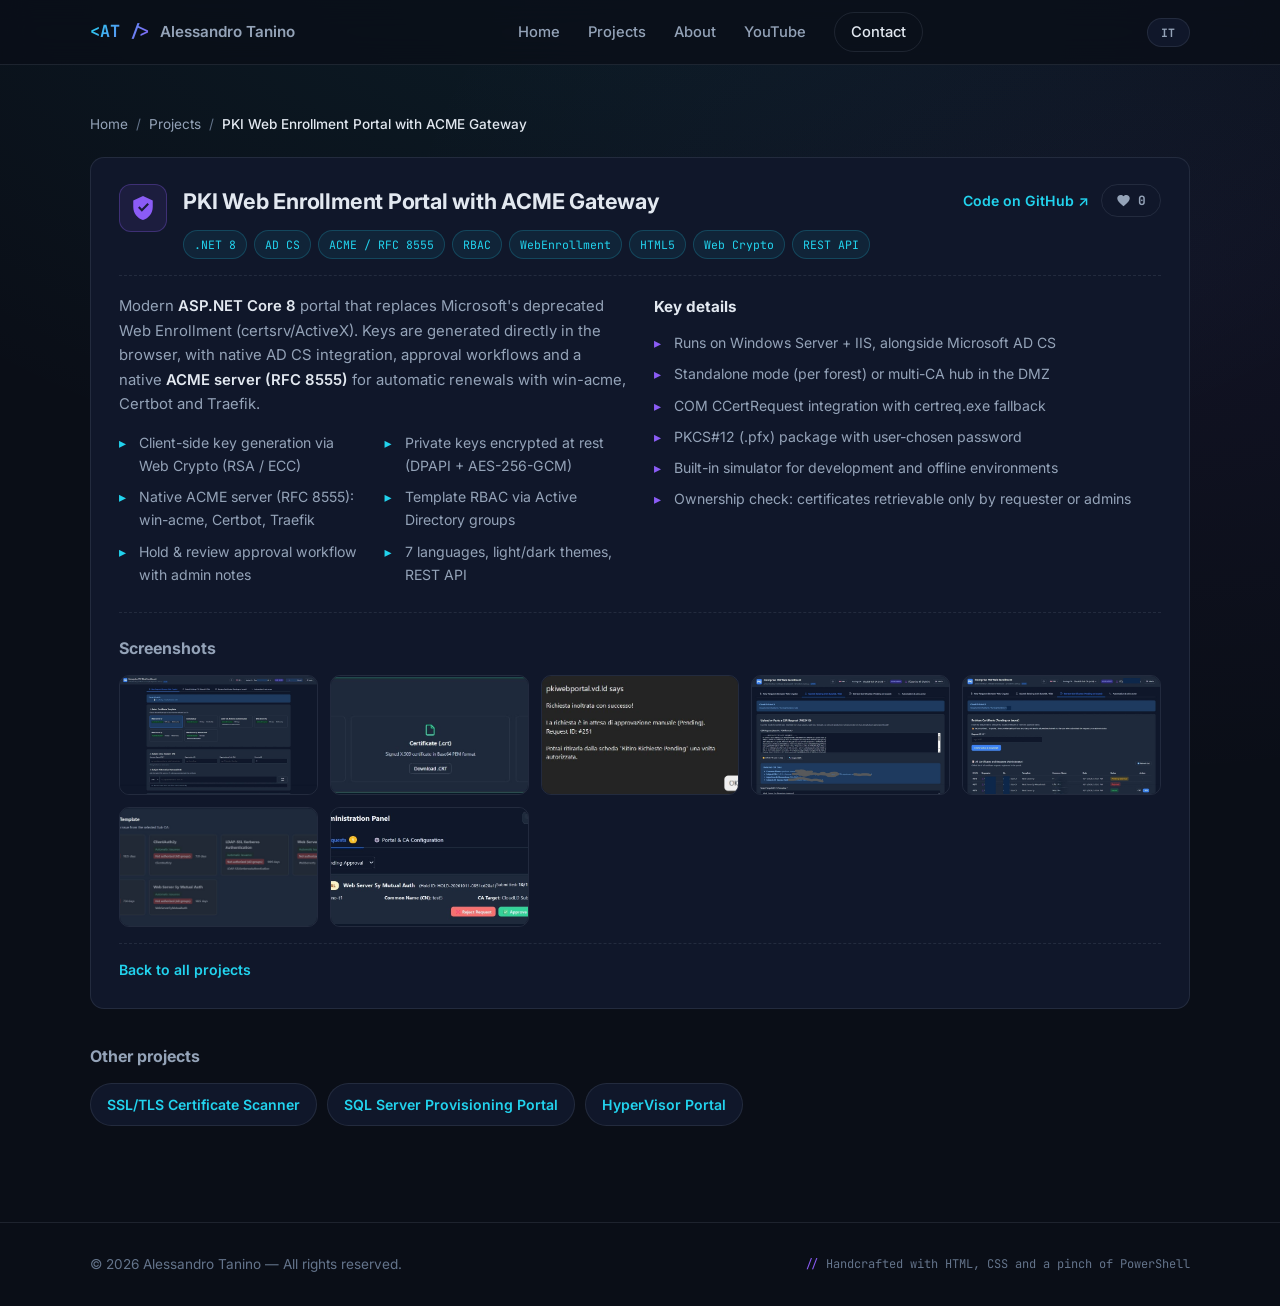
<file: projects/pki-web-enrollment-portal.html>
<!DOCTYPE html>
<html lang="en">
<head>
  <meta charset="UTF-8" />
  <meta name="viewport" content="width=device-width, initial-scale=1.0" />
  <title data-i18n="page.pki.title">PKI Web Enrollment Portal with ACME Gateway — AD CS, Web Enrollment, ACME (RFC 8555) | Alessandro Tanino</title>
  <meta name="description" data-i18n="page.pki.desc" content="Enterprise PKI web enrollment portal (ASP.NET Core 8) replacing Microsoft Web Enrollment (certsrv/ActiveX): client-side key generation, encrypted key custody, template RBAC, approval workflow and native ACME (RFC 8555) server for automatic certificate issuance with AD CS." />
  <meta name="keywords" content="PKI, web enrollment, AD CS, certificate enrollment portal, ACME, RFC 8555, ASP.NET Core 8, certsrv, ActiveX, certificate issuance, enterprise PKI" />
  <link rel="canonical" href="https://alessandrotanino-blip.github.io/projects/pki-web-enrollment-portal.html" />
  <meta property="og:type" content="article" />
  <meta property="og:site_name" content="Alessandro Tanino" />
  <meta property="og:title" content="PKI Web Enrollment Portal with ACME Gateway — AD CS, ACME (RFC 8555)" />
  <meta property="og:description" content="Modern replacement for Microsoft Web Enrollment: client-side keys, encrypted custody, template RBAC and a native ACME server for AD CS." />
  <meta property="og:url" content="https://alessandrotanino-blip.github.io/projects/pki-web-enrollment-portal.html" />
  <meta property="og:image" content="../assets/og-image.png" />
  <link rel="icon" href="data:image/svg+xml,%3Csvg xmlns='http://www.w3.org/2000/svg' viewBox='0 0 64 64'%3E%3Crect width='64' height='64' rx='12' fill='%230a0e17'/%3E%3Cpath d='M20 18v28M20 18h14a10 10 0 0 1 0 20H20' stroke='%2322d3ee' stroke-width='6' fill='none' stroke-linecap='round' stroke-linejoin='round'/%3E%3Ccircle cx='46' cy='46' r='5' fill='%238b5cf6'/%3E%3C/svg%3E" />
  <link rel="preconnect" href="https://fonts.googleapis.com" />
  <link rel="preconnect" href="https://fonts.gstatic.com" crossorigin />
  <link href="https://fonts.googleapis.com/css2?family=Inter:wght@400;500;600;700;800&family=JetBrains+Mono:wght@400;500;700&display=swap" rel="stylesheet" />
  <link rel="stylesheet" href="../assets/css/styles.css" />
  <script type="application/ld+json">
  {
    "@context": "https://schema.org",
    "@type": "SoftwareApplication",
    "name": "PKI Web Enrollment Portal with ACME Gateway",
    "alternateName": "Enterprise PKI Web Enrollment Portal with ACME Gateway (AD CS Modern Gateway)",
    "description": "Modern ASP.NET Core 8 web portal that replaces the deprecated Microsoft Web Enrollment (certsrv/ActiveX) for certificate issuance: client-side key generation with Web Crypto, private keys encrypted at rest, template RBAC via Active Directory groups, hold & review approval workflow, and a native ACME (RFC 8555) server for automatic certificate issuance and renewal with AD CS.",
    "applicationCategory": "BusinessApplication",
    "operatingSystem": "Windows Server",
    "url": "https://alessandrotanino-blip.github.io/projects/pki-web-enrollment-portal.html",
    "author": { "@type": "Person", "name": "Alessandro Tanino", "url": "https://github.com/alessandrotanino-blip" },
    "sameAs": ["https://github.com/alessandrotanino-blip/PKIWebPortal"],
    "featureList": [
      "Client-side key generation via Web Crypto (RSA / ECC)",
      "Private keys encrypted at rest (DPAPI + AES-256-GCM)",
      "Native ACME server (RFC 8555): win-acme, Certbot, Traefik",
      "Template RBAC via Active Directory groups",
      "Hold & review approval workflow with admin notes",
      "7 languages, light/dark themes, REST API"
    ]
  }
  </script>
</head>
<body>
  <header class="nav">
    <div class="container nav-inner">
      <a href="../index.html" class="brand">
        <span class="brand-mark">&lt;AT /&gt;</span>
        <span class="brand-name">Alessandro&nbsp;Tanino</span>
      </a>
      <nav class="nav-links" id="navLinks" aria-label="Main navigation">
        <a href="../index.html" data-i18n="crumb.home">Home</a>
        <a href="../index.html#progetti" data-i18n="nav.projects">Projects</a>
        <a href="../index.html#chi-sono" data-i18n="nav.about">About</a>
        <a href="../index.html#youtube">YouTube</a>
        <a href="../index.html#contatti" class="nav-cta" data-i18n="nav.contact">Contact</a>
      </nav>
      <div class="nav-right">
        <button id="langToggle" class="lang-toggle" aria-label="Switch language" title="Cambia lingua / Switch language">—</button>
        <button class="nav-toggle" id="navToggle" aria-label="Open menu" aria-expanded="false">
          <span></span><span></span><span></span>
        </button>
      </div>
    </div>
  </header>

  <main>
    <section class="section" style="padding-top: 48px;">
      <div class="container">
        <nav class="breadcrumb" aria-label="Breadcrumb">
          <a href="../index.html" data-i18n="crumb.home">Home</a>
          <span aria-hidden="true">/</span>
          <a href="../index.html#progetti" data-i18n="crumb.projects">Projects</a>
          <span aria-hidden="true">/</span>
          <span class="crumb-current">PKI Web Enrollment Portal with ACME Gateway</span>
        </nav>

        <article class="project-panel active">
          <div class="project-head">
            <div class="card-icon icon-violet" aria-hidden="true">
              <svg viewBox="0 0 24 24" width="26" height="26"><path fill="currentColor" d="M12 1 3 5v6c0 5.55 3.84 10.74 9 12 5.16-1.26 9-6.45 9-12V5l-9-4Zm-1.05 14.4-3.55-3.55 1.41-1.41 2.14 2.14 5.14-5.14 1.41 1.41-6.55 6.55Z"/></svg>
            </div>
            <div class="project-head-text">
              <h1 class="card-title">PKI Web Enrollment Portal with ACME Gateway</h1>
              <div class="card-tags">
                <span class="tag">.NET 8</span>
                <span class="tag">AD CS</span>
                <span class="tag">ACME / RFC 8555</span>
                <span class="tag">RBAC</span>
                <span class="tag">WebEnrollment</span>
                <span class="tag">HTML5</span>
                <span class="tag">Web Crypto</span>
                <span class="tag">REST API</span>
              </div>
            </div>
            <div class="project-actions">
              <a class="card-link" href="https://github.com/alessandrotanino-blip/PKIWebPortal" target="_blank" rel="noopener">
                <span data-i18n="proj.githubLink">Code on GitHub</span> <span aria-hidden="true">↗</span>
              </a>
              <button class="like-btn" data-project="pki" aria-label="Like this project" aria-pressed="false">
                <svg viewBox="0 0 24 24" aria-hidden="true"><path fill="currentColor" d="M12 21.35l-1.45-1.32C5.4 15.36 2 12.28 2 8.5 2 5.42 4.42 3 7.5 3c1.74 0 3.41.81 4.5 2.09C13.09 3.81 14.76 3 16.5 3 19.58 3 22 5.42 22 8.5c0 3.78-3.4 6.86-8.55 11.54L12 21.35z"/></svg>
                <span class="like-count">0</span>
              </button>
            </div>
          </div>
          <div class="project-body">
            <div class="project-col">
              <p class="card-desc" data-i18n-html="proj.pki.desc">
                Modern <strong>ASP.NET Core 8</strong> portal that replaces
                Microsoft's deprecated Web Enrollment (certsrv/ActiveX).
                Keys are generated directly in the browser, with native AD CS
                integration, approval workflows and a native
                <strong>ACME server (RFC 8555)</strong> for automatic renewals
                with win-acme, Certbot and Traefik.
              </p>
              <ul class="card-features">
                <li data-i18n="proj.pki.f1">Client-side key generation via Web Crypto (RSA / ECC)</li>
                <li data-i18n="proj.pki.f2">Private keys encrypted at rest (DPAPI + AES-256-GCM)</li>
                <li data-i18n="proj.pki.f3">Native ACME server (RFC 8555): win-acme, Certbot, Traefik</li>
                <li data-i18n="proj.pki.f4">Template RBAC via Active Directory groups</li>
                <li data-i18n="proj.pki.f5">Hold &amp; review approval workflow with admin notes</li>
                <li data-i18n="proj.pki.f6">7 languages, light/dark themes, REST API</li>
              </ul>
            </div>
            <div class="project-col">
              <h4 class="details-title" data-i18n="proj.details.title">Key details</h4>
              <ul class="card-details">
                <li data-i18n="proj.pki.d1">Runs on Windows Server + IIS, alongside Microsoft AD CS</li>
                <li data-i18n="proj.pki.d2">Standalone mode (per forest) or multi-CA hub in the DMZ</li>
                <li data-i18n="proj.pki.d3">COM CCertRequest integration with certreq.exe fallback</li>
                <li data-i18n="proj.pki.d4">PKCS#12 (.pfx) package with user-chosen password</li>
                <li data-i18n="proj.pki.d5">Built-in simulator for development and offline environments</li>
                <li data-i18n="proj.pki.d6">Ownership check: certificates retrievable only by requester or admins</li>
              </ul>
            </div>
          </div>
          <div class="gallery-wrap">
            <h3 data-i18n="gallery.title">Screenshots</h3>
            <div class="gallery">
              <img class="gallery-item" src="../assets/img/pki/user-portal-request.jpg" alt="PKI user portal — certificate request form" loading="lazy" />
              <img class="gallery-item" src="../assets/img/pki/user-portal-automatic.jpg" alt="PKI user portal — automatic approval mode" loading="lazy" />
              <img class="gallery-item" src="../assets/img/pki/user-portal-pending-approval.jpg" alt="PKI user portal — request in pending approval state" loading="lazy" />
              <img class="gallery-item" src="../assets/img/pki/user-portal-list.jpg" alt="PKI user portal — certificate request list" loading="lazy" />
              <img class="gallery-item" src="../assets/img/pki/user-portal-detail.jpg" alt="PKI user portal — request detail view" loading="lazy" />
              <img class="gallery-item" src="../assets/img/pki/admin-denied-templates.jpg" alt="PKI admin dashboard — denied templates view" loading="lazy" />
              <img class="gallery-item" src="../assets/img/pki/admin-pending-approval.jpg" alt="PKI admin dashboard — pending approval queue" loading="lazy" />
            </div>
          </div>
          <div class="card-foot">
            <a class="card-link" href="../index.html#progetti" data-i18n="crumb.back">Back to all projects</a>
          </div>
        </article>

        <div class="related">
          <h3 data-i18n="related.title">Other projects</h3>
          <div class="related-links">
            <a href="ssl-tls-certificate-scanner.html">SSL/TLS Certificate Scanner</a>
            <a href="sql-server-provisioning-portal.html">SQL Server Provisioning Portal</a>
            <a href="hypervisor-portal.html">HyperVisor Portal</a>
          </div>
        </div>
      </div>
    </section>
  </main>

  <footer class="footer">
    <div class="container footer-inner">
      <p>© <span id="year"></span> Alessandro Tanino — <span data-i18n="footer.rights">All rights reserved.</span></p>
      <p class="footer-mono">
        <span class="mono-comment">//</span> <span data-i18n="footer.mono">Handcrafted with HTML, CSS and a pinch of PowerShell</span>
      </p>
    </div>
  </footer>

  <script src="../assets/js/main.js"></script>
</body>
</html>
</file>
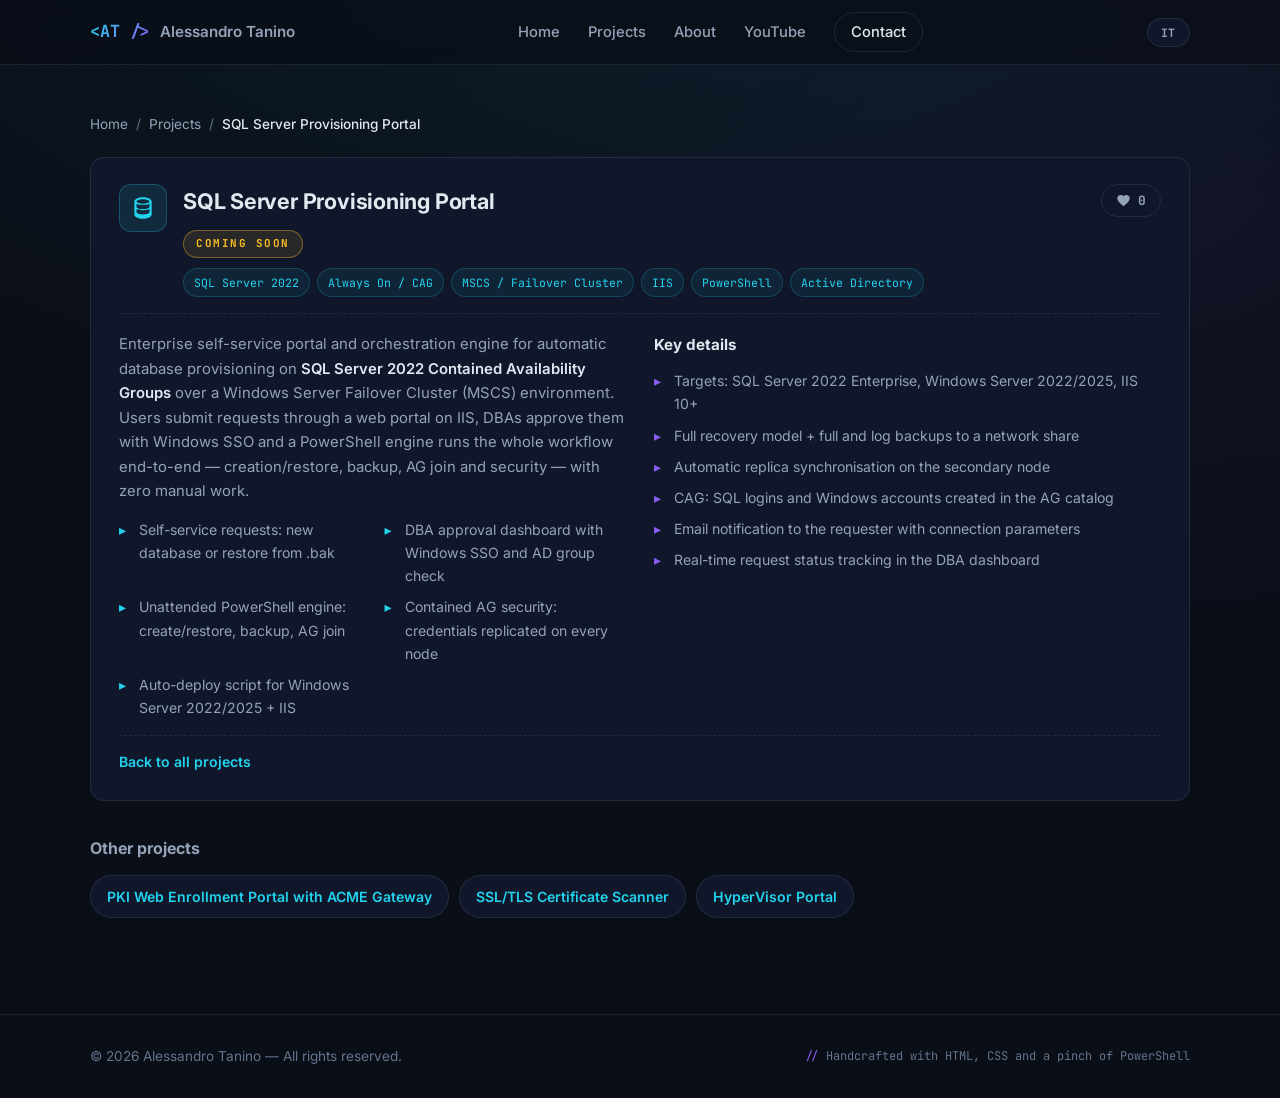
<file: projects/sql-server-provisioning-portal.html>
<!DOCTYPE html>
<html lang="en">
<head>
  <meta charset="UTF-8" />
  <meta name="viewport" content="width=device-width, initial-scale=1.0" />
  <title data-i18n="page.sql.title">SQL Server Provisioning Portal — Self-Service, Availability Groups, MSCS | Alessandro Tanino</title>
  <meta name="description" data-i18n="page.sql.desc" content="Coming soon: self-service provisioning portal and PowerShell orchestration engine for SQL Server 2022 Contained Availability Groups on MSCS / Windows Server Failover Cluster. DBA approval with Windows SSO, automated create/restore, backups, AG join and security." />
  <meta name="keywords" content="SQL Server, self-service provisioning portal, Contained Availability Groups, Always On Availability Groups, MSCS, Failover Cluster, DBA dashboard, Windows SSO, PowerShell orchestration, IIS" />
  <link rel="canonical" href="https://alessandrotanino-blip.github.io/projects/sql-server-provisioning-portal.html" />
  <meta property="og:type" content="article" />
  <meta property="og:site_name" content="Alessandro Tanino" />
  <meta property="og:title" content="SQL Server Provisioning Portal — Coming Soon" />
  <meta property="og:description" content="Self-service portal and PowerShell orchestration engine for SQL Server 2022 Contained Availability Groups on MSCS / Failover Cluster." />
  <meta property="og:url" content="https://alessandrotanino-blip.github.io/projects/sql-server-provisioning-portal.html" />
  <meta property="og:image" content="../assets/og-image.png" />
  <link rel="icon" href="data:image/svg+xml,%3Csvg xmlns='http://www.w3.org/2000/svg' viewBox='0 0 64 64'%3E%3Crect width='64' height='64' rx='12' fill='%230a0e17'/%3E%3Cpath d='M20 18v28M20 18h14a10 10 0 0 1 0 20H20' stroke='%2322d3ee' stroke-width='6' fill='none' stroke-linecap='round' stroke-linejoin='round'/%3E%3Ccircle cx='46' cy='46' r='5' fill='%238b5cf6'/%3E%3C/svg%3E" />
  <link rel="preconnect" href="https://fonts.googleapis.com" />
  <link rel="preconnect" href="https://fonts.gstatic.com" crossorigin />
  <link href="https://fonts.googleapis.com/css2?family=Inter:wght@400;500;600;700;800&family=JetBrains+Mono:wght@400;500;700&display=swap" rel="stylesheet" />
  <link rel="stylesheet" href="../assets/css/styles.css" />
  <script type="application/ld+json">
  {
    "@context": "https://schema.org",
    "@type": "SoftwareApplication",
    "name": "SQL Server Provisioning Portal",
    "alternateName": "SQL Server Always On (Contained Availability Groups) Self-Service Provisioning Portal",
    "description": "Enterprise self-service portal and PowerShell orchestration engine for automatic database provisioning on Microsoft SQL Server 2022 Contained Availability Groups, hosted on IIS over a Windows Server Failover Cluster (MSCS) environment. Self-service user requests, DBA approval with Windows SSO, unattended create/restore, backup and log shipping, AG join and access configuration.",
    "applicationCategory": "BusinessApplication",
    "operatingSystem": "Windows Server 2022 / 2025",
    "url": "https://alessandrotanino-blip.github.io/projects/sql-server-provisioning-portal.html",
    "author": { "@type": "Person", "name": "Alessandro Tanino", "url": "https://github.com/alessandrotanino-blip" },
    "featureList": [
      "Self-service requests: new database or restore from .bak",
      "DBA approval dashboard with Windows SSO and AD group check",
      "Unattended PowerShell engine: create/restore, backup, AG join",
      "Contained AG security: credentials replicated on every node",
      "Auto-deploy script for Windows Server 2022/2025 + IIS"
    ]
  }
  </script>
</head>
<body>
  <header class="nav">
    <div class="container nav-inner">
      <a href="../index.html" class="brand">
        <span class="brand-mark">&lt;AT /&gt;</span>
        <span class="brand-name">Alessandro&nbsp;Tanino</span>
      </a>
      <nav class="nav-links" id="navLinks" aria-label="Main navigation">
        <a href="../index.html" data-i18n="crumb.home">Home</a>
        <a href="../index.html#progetti" data-i18n="nav.projects">Projects</a>
        <a href="../index.html#chi-sono" data-i18n="nav.about">About</a>
        <a href="../index.html#youtube">YouTube</a>
        <a href="../index.html#contatti" class="nav-cta" data-i18n="nav.contact">Contact</a>
      </nav>
      <div class="nav-right">
        <button id="langToggle" class="lang-toggle" aria-label="Switch language" title="Cambia lingua / Switch language">—</button>
        <button class="nav-toggle" id="navToggle" aria-label="Open menu" aria-expanded="false">
          <span></span><span></span><span></span>
        </button>
      </div>
    </div>
  </header>

  <main>
    <section class="section" style="padding-top: 48px;">
      <div class="container">
        <nav class="breadcrumb" aria-label="Breadcrumb">
          <a href="../index.html" data-i18n="crumb.home">Home</a>
          <span aria-hidden="true">/</span>
          <a href="../index.html#progetti" data-i18n="crumb.projects">Projects</a>
          <span aria-hidden="true">/</span>
          <span class="crumb-current">SQL Server Provisioning Portal</span>
        </nav>

        <article class="project-panel active">
          <div class="project-head">
            <div class="card-icon" aria-hidden="true">
              <svg viewBox="0 0 24 24" width="26" height="26"><path fill="currentColor" d="M12 2C7.58 2 4 3.79 4 6v12c0 2.21 3.58 4 8 4s8-1.79 8-4V6c0-2.21-3.58-4-8-4Zm0 2c3.87 0 6 1.5 6 2s-2.13 2-6 2-6-1.5-6-2 2.13-2 6-2Zm6 12c0 .5-2.13 2-6 2s-6-1.5-6-2v-3.1c1.25.75 3.42 1.1 6 1.1s4.75-.35 6-1.1Zm0-5c0 .5-2.13 2-6 2s-6-1.5-6-2V8c1.25.75 3.42 1.1 6 1.1S16.75 8.75 18 8Z"/></svg>
            </div>
            <div class="project-head-text">
              <h1 class="card-title">SQL Server Provisioning Portal</h1>
              <span class="badge-coming" data-i18n="proj.sql.badge">COMING SOON</span>
              <div class="card-tags">
                <span class="tag">SQL Server 2022</span>
                <span class="tag">Always On / CAG</span>
                <span class="tag">MSCS / Failover Cluster</span>
                <span class="tag">IIS</span>
                <span class="tag">PowerShell</span>
                <span class="tag">Active Directory</span>
              </div>
            </div>
            <div class="project-actions">
              <button class="like-btn" data-project="sql" aria-label="Like this project" aria-pressed="false">
                <svg viewBox="0 0 24 24" aria-hidden="true"><path fill="currentColor" d="M12 21.35l-1.45-1.32C5.4 15.36 2 12.28 2 8.5 2 5.42 4.42 3 7.5 3c1.74 0 3.41.81 4.5 2.09C13.09 3.81 14.76 3 16.5 3 19.58 3 22 5.42 22 8.5c0 3.78-3.4 6.86-8.55 11.54L12 21.35z"/></svg>
                <span class="like-count">0</span>
              </button>
            </div>
          </div>
          <div class="project-body">
            <div class="project-col">
              <p class="card-desc" data-i18n-html="proj.sql.desc">
                Enterprise self-service portal and orchestration engine for
                automatic database provisioning on
                <strong>SQL Server 2022 Contained Availability Groups</strong>
                over a Windows Server Failover Cluster (MSCS) environment.
                Users submit requests through a web portal on IIS, DBAs
                approve them with Windows SSO and a PowerShell engine runs
                the whole workflow end-to-end — creation/restore, backup, AG
                join and security — with zero manual work.
              </p>
              <ul class="card-features">
                <li data-i18n="proj.sql.f1">Self-service requests: new database or restore from .bak</li>
                <li data-i18n="proj.sql.f2">DBA approval dashboard with Windows SSO and AD group check</li>
                <li data-i18n="proj.sql.f3">Unattended PowerShell engine: create/restore, backup, AG join</li>
                <li data-i18n="proj.sql.f4">Contained AG security: credentials replicated on every node</li>
                <li data-i18n="proj.sql.f5">Auto-deploy script for Windows Server 2022/2025 + IIS</li>
              </ul>
            </div>
            <div class="project-col">
              <h4 class="details-title" data-i18n="proj.details.title">Key details</h4>
              <ul class="card-details">
                <li data-i18n="proj.sql.d1">Targets: SQL Server 2022 Enterprise, Windows Server 2022/2025, IIS 10+</li>
                <li data-i18n="proj.sql.d2">Full recovery model + full and log backups to a network share</li>
                <li data-i18n="proj.sql.d3">Automatic replica synchronisation on the secondary node</li>
                <li data-i18n="proj.sql.d4">CAG: SQL logins and Windows accounts created in the AG catalog</li>
                <li data-i18n="proj.sql.d5">Email notification to the requester with connection parameters</li>
                <li data-i18n="proj.sql.d6">Real-time request status tracking in the DBA dashboard</li>
              </ul>
            </div>
          </div>
          <div class="card-foot">
            <a class="card-link" href="../index.html#progetti" data-i18n="crumb.back">Back to all projects</a>
          </div>
        </article>

        <div class="related">
          <h3 data-i18n="related.title">Other projects</h3>
          <div class="related-links">
            <a href="pki-web-enrollment-portal.html">PKI Web Enrollment Portal with ACME Gateway</a>
            <a href="ssl-tls-certificate-scanner.html">SSL/TLS Certificate Scanner</a>
            <a href="hypervisor-portal.html">HyperVisor Portal</a>
          </div>
        </div>
      </div>
    </section>
  </main>

  <footer class="footer">
    <div class="container footer-inner">
      <p>© <span id="year"></span> Alessandro Tanino — <span data-i18n="footer.rights">All rights reserved.</span></p>
      <p class="footer-mono">
        <span class="mono-comment">//</span> <span data-i18n="footer.mono">Handcrafted with HTML, CSS and a pinch of PowerShell</span>
      </p>
    </div>
  </footer>

  <script src="../assets/js/main.js"></script>
</body>
</html>
</file>
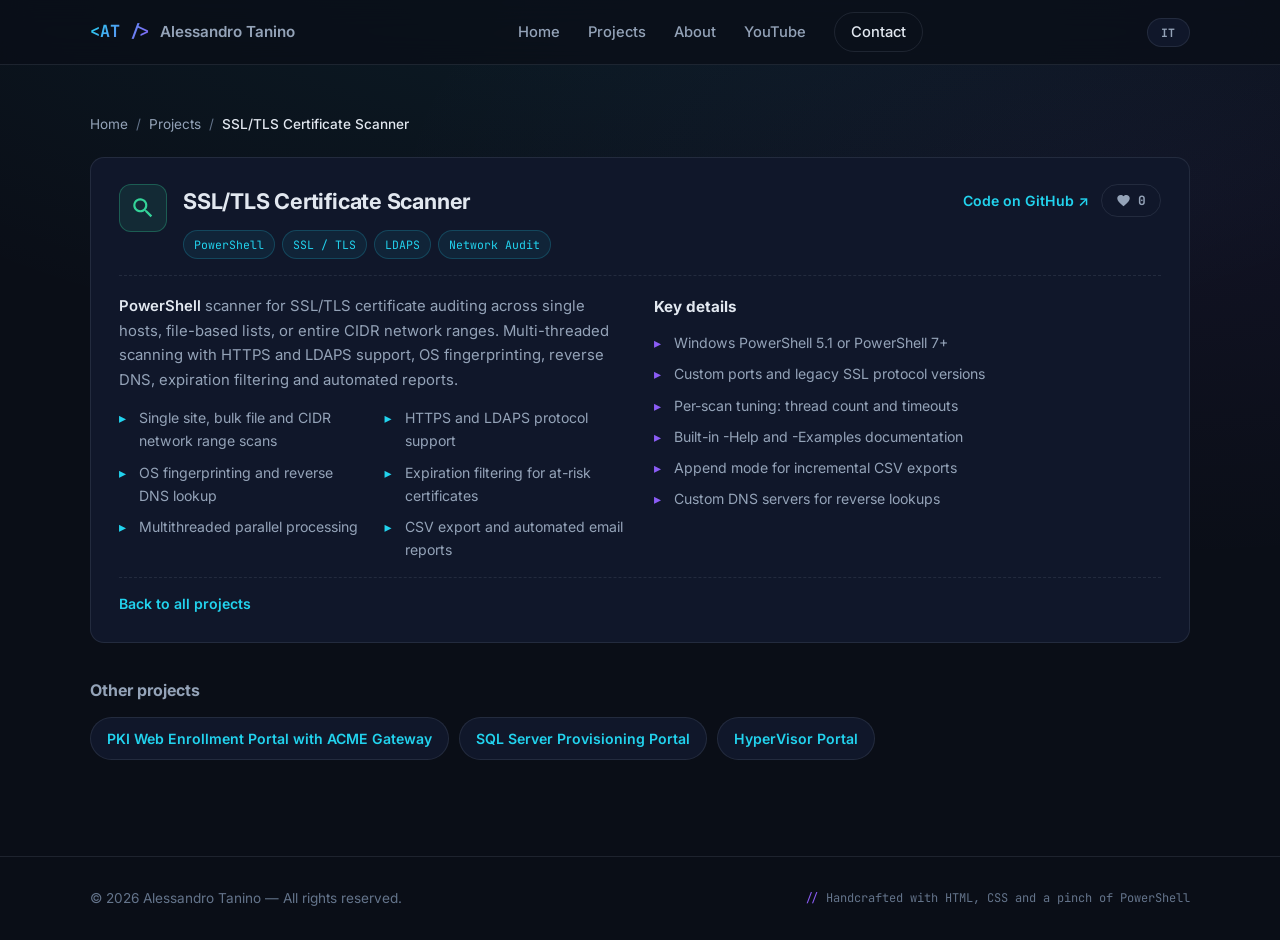
<file: projects/ssl-tls-certificate-scanner.html>
<!DOCTYPE html>
<html lang="en">
<head>
  <meta charset="UTF-8" />
  <meta name="viewport" content="width=device-width, initial-scale=1.0" />
  <title data-i18n="page.ssl.title">SSL/TLS Certificate Scanner — PowerShell Network Audit | Alessandro Tanino</title>
  <meta name="description" data-i18n="page.ssl.desc" content="PowerShell SSL/TLS certificate scanner for IT infrastructure: single host, bulk file and CIDR network range scans with HTTPS and LDAPS support, OS fingerprinting, reverse DNS, expiration filtering, CSV export and automated email reports." />
  <meta name="keywords" content="SSL scanner, TLS certificate scanner, PowerShell, certificate audit, network scan, LDAPS, expiration monitoring, reverse DNS, CSV report" />
  <link rel="canonical" href="https://alessandrotanino-blip.github.io/projects/ssl-tls-certificate-scanner.html" />
  <meta property="og:type" content="article" />
  <meta property="og:site_name" content="Alessandro Tanino" />
  <meta property="og:title" content="SSL/TLS Certificate Scanner — PowerShell" />
  <meta property="og:description" content="Single host, bulk file and CIDR range scans with HTTPS/LDAPS support, OS fingerprinting, expiration filtering and automated reports." />
  <meta property="og:url" content="https://alessandrotanino-blip.github.io/projects/ssl-tls-certificate-scanner.html" />
  <meta property="og:image" content="../assets/og-image.png" />
  <link rel="icon" href="data:image/svg+xml,%3Csvg xmlns='http://www.w3.org/2000/svg' viewBox='0 0 64 64'%3E%3Crect width='64' height='64' rx='12' fill='%230a0e17'/%3E%3Cpath d='M20 18v28M20 18h14a10 10 0 0 1 0 20H20' stroke='%2322d3ee' stroke-width='6' fill='none' stroke-linecap='round' stroke-linejoin='round'/%3E%3Ccircle cx='46' cy='46' r='5' fill='%238b5cf6'/%3E%3C/svg%3E" />
  <link rel="preconnect" href="https://fonts.googleapis.com" />
  <link rel="preconnect" href="https://fonts.gstatic.com" crossorigin />
  <link href="https://fonts.googleapis.com/css2?family=Inter:wght@400;500;600;700;800&family=JetBrains+Mono:wght@400;500;700&display=swap" rel="stylesheet" />
  <link rel="stylesheet" href="../assets/css/styles.css" />
  <script type="application/ld+json">
  {
    "@context": "https://schema.org",
    "@type": "SoftwareApplication",
    "name": "SSL/TLS Certificate Scanner",
    "description": "Comprehensive PowerShell scanner for SSL/TLS certificate details across websites, IP addresses and network ranges. Collects expiration dates, issuer and subject information with HTTPS and LDAPS support, OS detection, reverse DNS lookup, expiration filtering, CSV export and automated email reporting.",
    "applicationCategory": "DeveloperApplication",
    "operatingSystem": "Windows",
    "url": "https://alessandrotanino-blip.github.io/projects/ssl-tls-certificate-scanner.html",
    "author": { "@type": "Person", "name": "Alessandro Tanino", "url": "https://github.com/alessandrotanino-blip" },
    "sameAs": ["https://github.com/alessandrotanino-blip/CertificateScanner"],
    "featureList": [
      "Single site, bulk file and CIDR network range scans",
      "HTTPS and LDAPS protocol support",
      "OS fingerprinting and reverse DNS lookup",
      "Expiration filtering for at-risk certificates",
      "Multithreaded parallel processing",
      "CSV export and automated email reports"
    ]
  }
  </script>
</head>
<body>
  <header class="nav">
    <div class="container nav-inner">
      <a href="../index.html" class="brand">
        <span class="brand-mark">&lt;AT /&gt;</span>
        <span class="brand-name">Alessandro&nbsp;Tanino</span>
      </a>
      <nav class="nav-links" id="navLinks" aria-label="Main navigation">
        <a href="../index.html" data-i18n="crumb.home">Home</a>
        <a href="../index.html#progetti" data-i18n="nav.projects">Projects</a>
        <a href="../index.html#chi-sono" data-i18n="nav.about">About</a>
        <a href="../index.html#youtube">YouTube</a>
        <a href="../index.html#contatti" class="nav-cta" data-i18n="nav.contact">Contact</a>
      </nav>
      <div class="nav-right">
        <button id="langToggle" class="lang-toggle" aria-label="Switch language" title="Cambia lingua / Switch language">—</button>
        <button class="nav-toggle" id="navToggle" aria-label="Open menu" aria-expanded="false">
          <span></span><span></span><span></span>
        </button>
      </div>
    </div>
  </header>

  <main>
    <section class="section" style="padding-top: 48px;">
      <div class="container">
        <nav class="breadcrumb" aria-label="Breadcrumb">
          <a href="../index.html" data-i18n="crumb.home">Home</a>
          <span aria-hidden="true">/</span>
          <a href="../index.html#progetti" data-i18n="crumb.projects">Projects</a>
          <span aria-hidden="true">/</span>
          <span class="crumb-current">SSL/TLS Certificate Scanner</span>
        </nav>

        <article class="project-panel active">
          <div class="project-head">
            <div class="card-icon icon-green" aria-hidden="true">
              <svg viewBox="0 0 24 24" width="26" height="26"><path fill="currentColor" d="M15.5 14h-.79l-.28-.27a6.5 6.5 0 1 0-.7.7l.27.28v.79l5 4.99L20.49 19l-4.99-5Zm-6 0A4.5 4.5 0 1 1 14 9.5 4.5 4.5 0 0 1 9.5 14Z"/></svg>
            </div>
            <div class="project-head-text">
              <h1 class="card-title">SSL/TLS Certificate Scanner</h1>
              <div class="card-tags">
                <span class="tag">PowerShell</span>
                <span class="tag">SSL / TLS</span>
                <span class="tag">LDAPS</span>
                <span class="tag">Network Audit</span>
              </div>
            </div>
            <div class="project-actions">
              <a class="card-link" href="https://github.com/alessandrotanino-blip/CertificateScanner" target="_blank" rel="noopener">
                <span data-i18n="proj.githubLink">Code on GitHub</span> <span aria-hidden="true">↗</span>
              </a>
              <button class="like-btn" data-project="ssl" aria-label="Like this project" aria-pressed="false">
                <svg viewBox="0 0 24 24" aria-hidden="true"><path fill="currentColor" d="M12 21.35l-1.45-1.32C5.4 15.36 2 12.28 2 8.5 2 5.42 4.42 3 7.5 3c1.74 0 3.41.81 4.5 2.09C13.09 3.81 14.76 3 16.5 3 19.58 3 22 5.42 22 8.5c0 3.78-3.4 6.86-8.55 11.54L12 21.35z"/></svg>
                <span class="like-count">0</span>
              </button>
            </div>
          </div>
          <div class="project-body">
            <div class="project-col">
              <p class="card-desc" data-i18n-html="proj.ssl.desc">
                <strong>PowerShell</strong> scanner for SSL/TLS certificate
                auditing across single hosts, file-based lists, or entire CIDR
                network ranges. Multi-threaded scanning with HTTPS and LDAPS
                support, OS fingerprinting, reverse DNS, expiration filtering
                and automated reports.
              </p>
              <ul class="card-features">
                <li data-i18n="proj.ssl.f1">Single site, bulk file and CIDR network range scans</li>
                <li data-i18n="proj.ssl.f2">HTTPS and LDAPS protocol support</li>
                <li data-i18n="proj.ssl.f3">OS fingerprinting and reverse DNS lookup</li>
                <li data-i18n="proj.ssl.f4">Expiration filtering for at-risk certificates</li>
                <li data-i18n="proj.ssl.f5">Multithreaded parallel processing</li>
                <li data-i18n="proj.ssl.f6">CSV export and automated email reports</li>
              </ul>
            </div>
            <div class="project-col">
              <h4 class="details-title" data-i18n="proj.details.title">Key details</h4>
              <ul class="card-details">
                <li data-i18n="proj.ssl.d1">Windows PowerShell 5.1 or PowerShell 7+</li>
                <li data-i18n="proj.ssl.d2">Custom ports and legacy SSL protocol versions</li>
                <li data-i18n="proj.ssl.d3">Per-scan tuning: thread count and timeouts</li>
                <li data-i18n="proj.ssl.d4">Built-in -Help and -Examples documentation</li>
                <li data-i18n="proj.ssl.d5">Append mode for incremental CSV exports</li>
                <li data-i18n="proj.ssl.d6">Custom DNS servers for reverse lookups</li>
              </ul>
            </div>
          </div>
          <div class="card-foot">
            <a class="card-link" href="../index.html#progetti" data-i18n="crumb.back">Back to all projects</a>
          </div>
        </article>

        <div class="related">
          <h3 data-i18n="related.title">Other projects</h3>
          <div class="related-links">
            <a href="pki-web-enrollment-portal.html">PKI Web Enrollment Portal with ACME Gateway</a>
            <a href="sql-server-provisioning-portal.html">SQL Server Provisioning Portal</a>
            <a href="hypervisor-portal.html">HyperVisor Portal</a>
          </div>
        </div>
      </div>
    </section>
  </main>

  <footer class="footer">
    <div class="container footer-inner">
      <p>© <span id="year"></span> Alessandro Tanino — <span data-i18n="footer.rights">All rights reserved.</span></p>
      <p class="footer-mono">
        <span class="mono-comment">//</span> <span data-i18n="footer.mono">Handcrafted with HTML, CSS and a pinch of PowerShell</span>
      </p>
    </div>
  </footer>

  <script src="../assets/js/main.js"></script>
</body>
</html>
</file>
<file: assets/css/styles.css>
/* ============================================================
   Alessandro Tanino — personal site
   Dark, modern, tech
   ============================================================ */

:root {
  --bg: #0a0e17;
  --bg-alt: #0d1220;
  --panel: #10172a;
  --panel-2: #131c33;
  --border: rgba(148, 163, 184, 0.14);
  --text: #e2e8f0;
  --text-dim: #94a3b8;
  --text-faint: #64748b;
  --accent: #22d3ee;
  --accent-2: #8b5cf6;
  --accent-3: #34d399;
  --blue: #60a5fa;
  --red: #ff6b6b;
  --gradient: linear-gradient(120deg, var(--accent), var(--accent-2));
  --radius: 14px;
  --font-sans: "Inter", system-ui, -apple-system, "Segoe UI", sans-serif;
  --font-mono: "JetBrains Mono", ui-monospace, "Cascadia Code", Consolas, monospace;
}

* { margin: 0; padding: 0; box-sizing: border-box; }

html { scroll-behavior: smooth; }

body {
  font-family: var(--font-sans);
  background: var(--bg);
  color: var(--text);
  line-height: 1.65;
  overflow-x: hidden;
  background-image:
    radial-gradient(ellipse 80% 50% at 50% -10%, rgba(34, 211, 238, 0.08), transparent),
    radial-gradient(ellipse 60% 40% at 90% 20%, rgba(139, 92, 246, 0.06), transparent);
}

.container {
  width: min(1100px, 92%);
  margin: 0 auto;
}

/* ---------- Nav ---------- */
.nav {
  position: sticky;
  top: 0;
  z-index: 100;
  backdrop-filter: blur(14px);
  background: rgba(10, 14, 23, 0.75);
  border-bottom: 1px solid var(--border);
}

.nav-inner {
  display: flex;
  align-items: center;
  justify-content: space-between;
  height: 64px;
}

.brand {
  display: flex;
  align-items: center;
  gap: 10px;
  text-decoration: none;
  color: var(--text);
}

.brand-mark {
  font-family: var(--font-mono);
  font-weight: 700;
  font-size: 1.05rem;
  background: var(--gradient);
  -webkit-background-clip: text;
  background-clip: text;
  color: transparent;
}

.brand-name { font-weight: 600; font-size: 0.95rem; color: var(--text-dim); }

.nav-links {
  display: flex;
  align-items: center;
  gap: 28px;
}

.nav-links a {
  color: var(--text-dim);
  text-decoration: none;
  font-size: 0.92rem;
  font-weight: 500;
  transition: color 0.2s;
}

.nav-links a:hover { color: var(--accent); }

.nav-cta {
  border: 1px solid var(--border);
  padding: 7px 16px;
  border-radius: 999px;
  color: var(--text) !important;
}

.nav-cta:hover {
  border-color: var(--accent);
  box-shadow: 0 0 18px rgba(34, 211, 238, 0.25);
}

.nav-right {
  display: flex;
  align-items: center;
  gap: 12px;
}

.lang-toggle {
  font-family: var(--font-mono);
  font-size: 0.72rem;
  font-weight: 700;
  letter-spacing: 0.06em;
  color: var(--text-dim);
  background: var(--panel);
  border: 1px solid var(--border);
  border-radius: 999px;
  padding: 6px 13px;
  cursor: pointer;
  transition: color 0.2s, border-color 0.2s, box-shadow 0.2s;
}

.lang-toggle:hover {
  color: var(--accent);
  border-color: var(--accent);
  box-shadow: 0 0 14px rgba(34, 211, 238, 0.2);
}

.nav-toggle {
  display: none;
  flex-direction: column;
  gap: 5px;
  background: none;
  border: none;
  cursor: pointer;
  padding: 8px;
}

.nav-toggle span {
  width: 22px;
  height: 2px;
  background: var(--text-dim);
  border-radius: 2px;
  transition: transform 0.25s, opacity 0.25s;
}

.nav-toggle[aria-expanded="true"] span:nth-child(1) { transform: translateY(7px) rotate(45deg); }
.nav-toggle[aria-expanded="true"] span:nth-child(2) { opacity: 0; }
.nav-toggle[aria-expanded="true"] span:nth-child(3) { transform: translateY(-7px) rotate(-45deg); }

/* ---------- Hero ---------- */
.hero {
  min-height: calc(100vh - 64px);
  display: flex;
  flex-direction: column;
  justify-content: center;
  padding: 70px 0 40px;
}

.hero-inner {
  display: grid;
  grid-template-columns: 1.1fr 0.9fr;
  gap: 56px;
  align-items: center;
}

.hero-greeting {
  font-family: var(--font-mono);
  color: var(--accent);
  font-size: 0.95rem;
  margin-bottom: 14px;
}

.hero-title {
  font-size: clamp(2.4rem, 5.5vw, 3.8rem);
  font-weight: 800;
  letter-spacing: -0.02em;
  line-height: 1.1;
}

.cursor {
  color: var(--accent);
  animation: blink 1.1s steps(1) infinite;
}

@keyframes blink { 50% { opacity: 0; } }

.hero-subtitle {
  font-size: clamp(1.2rem, 2.6vw, 1.6rem);
  font-weight: 600;
  color: var(--text-dim);
  margin-top: 10px;
  min-height: 1.6em;
}

.hero-desc {
  margin-top: 18px;
  color: var(--text-dim);
  max-width: 52ch;
}

.hero-actions {
  margin-top: 32px;
  display: flex;
  gap: 14px;
  flex-wrap: wrap;
}

.btn {
  display: inline-flex;
  align-items: center;
  gap: 8px;
  padding: 12px 26px;
  border-radius: 999px;
  text-decoration: none;
  font-weight: 600;
  font-size: 0.95rem;
  transition: transform 0.2s, box-shadow 0.2s, border-color 0.2s;
}

.btn:hover { transform: translateY(-2px); }

.btn-primary {
  background: var(--gradient);
  color: #06121a;
}

.btn-primary:hover { box-shadow: 0 8px 30px rgba(34, 211, 238, 0.35); }

.btn-ghost {
  border: 1px solid var(--border);
  color: var(--text);
}

.btn-ghost:hover {
  border-color: var(--accent);
  box-shadow: 0 8px 30px rgba(34, 211, 238, 0.18);
}

/* ---------- Terminal ---------- */
.terminal {
  background: #0b1120;
  border: 1px solid var(--border);
  border-radius: var(--radius);
  box-shadow: 0 24px 70px rgba(0, 0, 0, 0.5);
  overflow: hidden;
  font-family: var(--font-mono);
  font-size: 0.86rem;
  transform: rotate(0.6deg);
}

.terminal-bar {
  display: flex;
  align-items: center;
  gap: 7px;
  padding: 11px 14px;
  background: #0e1526;
  border-bottom: 1px solid var(--border);
}

.dot { width: 11px; height: 11px; border-radius: 50%; }
.dot.red { background: #ff5f57; }
.dot.yellow { background: #febc2e; }
.dot.green { background: #28c840; }

.terminal-title {
  margin-left: 10px;
  font-size: 0.72rem;
  color: var(--text-faint);
}

.terminal-body {
  padding: 18px 16px 22px;
  display: flex;
  flex-direction: column;
  gap: 7px;
}

.terminal-body p { white-space: nowrap; overflow: hidden; }
.ps { color: var(--accent); }
.out { color: var(--text-dim); }
.flag { color: var(--accent-2); }

.scroll-hint {
  align-self: center;
  margin-top: 30px;
  color: var(--text-faint);
  animation: bob 2s ease-in-out infinite;
}

@keyframes bob {
  0%, 100% { transform: translateY(0); }
  50% { transform: translateY(8px); }
}

/* ---------- Sections ---------- */
.section { padding: 96px 0; }

.section-alt {
  background: var(--bg-alt);
  border-top: 1px solid var(--border);
  border-bottom: 1px solid var(--border);
}

.section-head { max-width: 640px; margin-bottom: 54px; }

.section-tag {
  font-family: var(--font-mono);
  color: var(--accent);
  font-size: 0.9rem;
  margin-bottom: 10px;
}

.section-title {
  font-size: clamp(1.7rem, 3.6vw, 2.4rem);
  font-weight: 800;
  letter-spacing: -0.02em;
}

.section-sub { color: var(--text-dim); margin-top: 12px; }

/* ---------- Project cards ---------- */
.project-tabs {
  display: flex;
  flex-wrap: wrap;
  gap: 10px;
  margin-bottom: 22px;
}

.project-tab {
  font-family: var(--font-sans);
  font-size: 0.92rem;
  font-weight: 600;
  color: var(--text-dim);
  background: var(--panel);
  border: 1px solid var(--border);
  border-radius: 10px;
  padding: 11px 20px;
  cursor: pointer;
  transition: color 0.2s, border-color 0.2s, background 0.2s, box-shadow 0.2s;
}

.project-tab:hover {
  color: var(--accent);
  border-color: rgba(34, 211, 238, 0.45);
}

.project-tab[aria-selected="true"] {
  color: #06121a;
  background: var(--gradient);
  border-color: transparent;
  box-shadow: 0 6px 22px rgba(34, 211, 238, 0.28);
}

.project-panel {
  background: var(--panel);
  border: 1px solid var(--border);
  border-radius: var(--radius);
  padding: 26px 28px;
}

.project-panel[hidden] { display: none; }

.project-panel.active { animation: panelIn 0.35s ease; }

@keyframes panelIn {
  from { opacity: 0; transform: translateY(14px); }
  to { opacity: 1; transform: translateY(0); }
}

.project-head {
  display: flex;
  align-items: flex-start;
  gap: 16px;
  flex-wrap: wrap;
  margin-bottom: 18px;
  padding-bottom: 16px;
  border-bottom: 1px dashed var(--border);
}

.project-head-text {
  flex: 1;
  min-width: 240px;
  display: flex;
  flex-direction: column;
  align-items: flex-start;
  gap: 10px;
}

.project-head .card-title { font-size: 1.35rem; }

.project-actions {
  display: flex;
  align-items: center;
  gap: 12px;
  margin-left: auto;
}

.project-body {
  display: grid;
  grid-template-columns: 1fr 1fr;
  gap: 28px;
}

.project-col { min-width: 0; }

.details-title {
  font-size: 0.95rem;
  font-weight: 700;
  margin-bottom: 12px;
}

.card-details {
  list-style: none;
  display: flex;
  flex-direction: column;
  gap: 8px;
  font-size: 0.88rem;
  color: var(--text-dim);
}

.card-details li { padding-left: 20px; position: relative; }

.card-details li::before {
  content: "▸";
  position: absolute;
  left: 0;
  color: var(--accent-2);
}

.card:hover {
  transform: translateY(-5px);
  border-color: rgba(34, 211, 238, 0.45);
  box-shadow: 0 18px 45px rgba(0, 0, 0, 0.45), 0 0 0 1px rgba(34, 211, 238, 0.12);
}

.card-icon {
  width: 48px;
  height: 48px;
  display: grid;
  place-items: center;
  border-radius: 12px;
  background: rgba(34, 211, 238, 0.1);
  border: 1px solid rgba(34, 211, 238, 0.25);
  color: var(--accent);
}

.icon-violet {
  background: rgba(139, 92, 246, 0.1);
  border-color: rgba(139, 92, 246, 0.3);
  color: var(--accent-2);
}

.icon-green {
  background: rgba(52, 211, 153, 0.1);
  border-color: rgba(52, 211, 153, 0.3);
  color: var(--accent-3);
}

.card-title { font-size: 1.3rem; font-weight: 700; letter-spacing: -0.01em; }

.badge-coming {
  font-family: var(--font-mono);
  font-size: 0.68rem;
  font-weight: 700;
  letter-spacing: 0.14em;
  color: #fbbf24;
  background: rgba(251, 191, 36, 0.1);
  border: 1px solid rgba(251, 191, 36, 0.4);
  padding: 4px 12px;
  border-radius: 999px;
}

.card-desc {
  color: var(--text-dim);
  font-size: 0.93rem;
  margin-bottom: 14px;
}

.card-desc strong { color: var(--text); font-weight: 600; }

.card-features {
  list-style: none;
  display: grid;
  grid-template-columns: 1fr 1fr;
  gap: 8px 24px;
  font-size: 0.88rem;
  color: var(--text-dim);
}

.card-features li { padding-left: 20px; position: relative; }

.card-features li::before {
  content: "▸";
  position: absolute;
  left: 0;
  color: var(--accent);
}

.card-tags {
  display: flex;
  flex-wrap: wrap;
  gap: 7px;
}

.tag {
  font-family: var(--font-mono);
  font-size: 0.72rem;
  color: var(--accent);
  background: rgba(34, 211, 238, 0.07);
  border: 1px solid rgba(34, 211, 238, 0.2);
  padding: 4px 10px;
  border-radius: 999px;
}

.card-foot {
  margin-top: 16px;
  padding-top: 14px;
  border-top: 1px dashed var(--border);
  display: flex;
  align-items: center;
  justify-content: space-between;
  gap: 10px;
}

/* ---------- Breadcrumb (pagine progetto) ---------- */
.breadcrumb {
  font-size: 0.85rem;
  color: var(--text-faint);
  margin-bottom: 22px;
  display: flex;
  align-items: center;
  gap: 8px;
  flex-wrap: wrap;
}

.breadcrumb a {
  color: var(--text-dim);
  text-decoration: none;
  transition: color 0.2s;
}

.breadcrumb a:hover { color: var(--accent); }

.crumb-current { color: var(--text); font-weight: 500; }

/* ---------- Righe keyword (home) ---------- */
.topics {
  display: flex;
  flex-wrap: wrap;
  gap: 8px;
  margin: -28px 0 40px;
}

.topic {
  font-family: var(--font-mono);
  font-size: 0.72rem;
  color: var(--text-faint);
  border: 1px dashed var(--border);
  padding: 5px 12px;
  border-radius: 999px;
}

/* ---------- Altri progetti (pagine progetto) ---------- */
.related { margin-top: 34px; }

.related h3 {
  font-size: 1rem;
  font-weight: 700;
  margin-bottom: 14px;
  color: var(--text-dim);
}

.related-links {
  display: flex;
  flex-wrap: wrap;
  gap: 10px;
}

.related-links a {
  color: var(--accent);
  font-weight: 600;
  font-size: 0.88rem;
  text-decoration: none;
  border: 1px solid var(--border);
  background: var(--panel);
  padding: 9px 16px;
  border-radius: 999px;
  transition: border-color 0.2s, box-shadow 0.2s;
}

.related-links a:hover {
  border-color: var(--accent);
  box-shadow: 0 0 14px rgba(34, 211, 238, 0.18);
}

/* ---------- Galleria screenshot ---------- */
.gallery-wrap {
  margin-top: 26px;
  padding-top: 22px;
  border-top: 1px dashed var(--border);
}

.gallery-wrap h3 {
  font-size: 1rem;
  font-weight: 700;
  margin-bottom: 14px;
  color: var(--text-dim);
}

.gallery {
  display: grid;
  grid-template-columns: repeat(auto-fill, minmax(180px, 1fr));
  gap: 12px;
}

.gallery-item {
  width: 100%;
  height: 120px;
  object-fit: cover;
  object-position: top center;
  border-radius: 10px;
  border: 1px solid var(--border);
  cursor: zoom-in;
  transition: transform 0.15s ease, box-shadow 0.15s ease, border-color 0.15s ease;
}

.gallery-item:hover {
  transform: translateY(-3px);
  border-color: var(--accent);
  box-shadow: 0 8px 22px rgba(34, 211, 238, 0.15);
}

/* Lightbox */
.lightbox {
  position: fixed;
  inset: 0;
  z-index: 200;
  display: flex;
  align-items: center;
  justify-content: center;
  background: rgba(5, 8, 14, 0.92);
  cursor: zoom-out;
  padding: 24px;
}

.lightbox[hidden] { display: none; }

.lightbox img {
  max-width: 92vw;
  max-height: 88vh;
  border-radius: 10px;
  box-shadow: 0 20px 60px rgba(0, 0, 0, 0.6);
}

.lightbox-close {
  position: absolute;
  top: 14px;
  right: 22px;
  font-size: 2rem;
  line-height: 1;
  color: var(--text);
  background: none;
  border: none;
  cursor: pointer;
}

.lightbox-close:hover { color: var(--accent); }

.card-link {
  font-size: 0.88rem;
  font-weight: 600;
  color: var(--accent);
  text-decoration: none;
}

.card-link span { display: inline-block; transition: transform 0.2s; }

.card-link:hover span { transform: translate(3px, -3px); }

.like-btn {
  display: inline-flex;
  align-items: center;
  gap: 7px;
  font-family: var(--font-mono);
  font-size: 0.8rem;
  font-weight: 700;
  color: var(--text-dim);
  background: transparent;
  border: 1px solid var(--border);
  border-radius: 999px;
  padding: 7px 14px;
  cursor: pointer;
  flex-shrink: 0;
  transition: color 0.2s, border-color 0.2s, background 0.2s;
}

.like-btn svg { width: 15px; height: 15px; }

.like-btn:hover {
  color: var(--red);
  border-color: var(--red);
}

.like-btn[aria-pressed="true"] {
  color: var(--red);
  border-color: var(--red);
  background: rgba(255, 107, 107, 0.08);
}

.like-btn.pop { animation: likepop 0.3s ease; }

@keyframes likepop {
  40% { transform: scale(1.18); }
}

/* ---------- About / socials ---------- */
.about-grid {
  display: grid;
  grid-template-columns: 1.05fr 0.95fr;
  gap: 56px;
  align-items: start;
}

.about-text { color: var(--text-dim); margin-top: 16px; }

.about-skills {
  list-style: none;
  margin-top: 24px;
  display: flex;
  flex-wrap: wrap;
  gap: 8px;
}

.about-skills li {
  font-family: var(--font-mono);
  font-size: 0.78rem;
  color: var(--text);
  border: 1px solid var(--border);
  background: var(--panel);
  padding: 6px 14px;
  border-radius: 999px;
}

.socials-title {
  font-size: 1.05rem;
  font-weight: 700;
  margin-bottom: 18px;
  color: var(--text-dim);
}

.social-list {
  list-style: none;
  display: flex;
  flex-direction: column;
  gap: 12px;
}

.social {
  display: flex;
  align-items: center;
  gap: 14px;
  padding: 14px 18px;
  background: var(--panel);
  border: 1px solid var(--border);
  border-radius: var(--radius);
  text-decoration: none;
  color: var(--text);
  transition: transform 0.2s, border-color 0.2s, box-shadow 0.2s;
}

.social:hover {
  transform: translateX(6px);
  border-color: rgba(34, 211, 238, 0.5);
  box-shadow: 0 10px 30px rgba(0, 0, 0, 0.4);
}

.social-icon {
  width: 40px;
  height: 40px;
  flex-shrink: 0;
  display: grid;
  place-items: center;
  border-radius: 10px;
  background: rgba(226, 232, 240, 0.06);
  color: var(--text);
}

.icon-blue { background: rgba(96, 165, 250, 0.12); color: var(--blue); }
.icon-red { background: rgba(255, 107, 107, 0.12); color: var(--red); }
.icon-cyan { background: rgba(34, 211, 238, 0.12); color: var(--accent); }

.social-body {
  display: flex;
  flex-direction: column;
  min-width: 0;
  flex-grow: 1;
}

.social-name { font-weight: 600; font-size: 0.95rem; }

.social-handle {
  font-family: var(--font-mono);
  font-size: 0.78rem;
  color: var(--text-faint);
  white-space: nowrap;
  overflow: hidden;
  text-overflow: ellipsis;
}

.social-arrow {
  color: var(--text-faint);
  transition: color 0.2s, transform 0.2s;
}

.social:hover .social-arrow { color: var(--accent); transform: translate(3px, -3px); }

/* ---------- Footer ---------- */
.footer {
  border-top: 1px solid var(--border);
  padding: 30px 0;
}

.footer-inner {
  display: flex;
  justify-content: space-between;
  align-items: center;
  gap: 12px;
  flex-wrap: wrap;
  color: var(--text-faint);
  font-size: 0.85rem;
}

.mono-comment { font-family: var(--font-mono); color: var(--accent-2); }
.footer-mono { font-family: var(--font-mono); font-size: 0.75rem; }

/* ---------- Reveal animation ---------- */
.reveal {
  opacity: 0;
  transform: translateY(24px);
  transition: opacity 0.7s ease, transform 0.7s ease;
}

.reveal.visible {
  opacity: 1;
  transform: translateY(0);
}

/* ---------- Responsive ---------- */
@media (max-width: 860px) {
  .hero { min-height: auto; padding-top: 50px; }

  .hero-inner {
    grid-template-columns: 1fr;
    gap: 40px;
  }

  .terminal { transform: none; }

  .project-body { grid-template-columns: 1fr; }

  .about-grid {
    grid-template-columns: 1fr;
    gap: 40px;
  }

  .section { padding: 70px 0; }

  .nav-toggle { display: flex; }

  .nav-links {
    position: absolute;
    top: 64px;
    left: 0;
    right: 0;
    flex-direction: column;
    align-items: stretch;
    gap: 0;
    background: rgba(10, 14, 23, 0.97);
    border-bottom: 1px solid var(--border);
    padding: 10px 6%;
    display: none;
  }

  .nav-links.open { display: flex; }

  .nav-links a {
    padding: 13px 6px;
    border-bottom: 1px solid var(--border);
  }

  .nav-links a:last-child { border-bottom: none; }

  .nav-cta { text-align: center; border-radius: 10px; }
}

@media (max-width: 560px) {
  .card-features { grid-template-columns: 1fr; }
}
</file>
